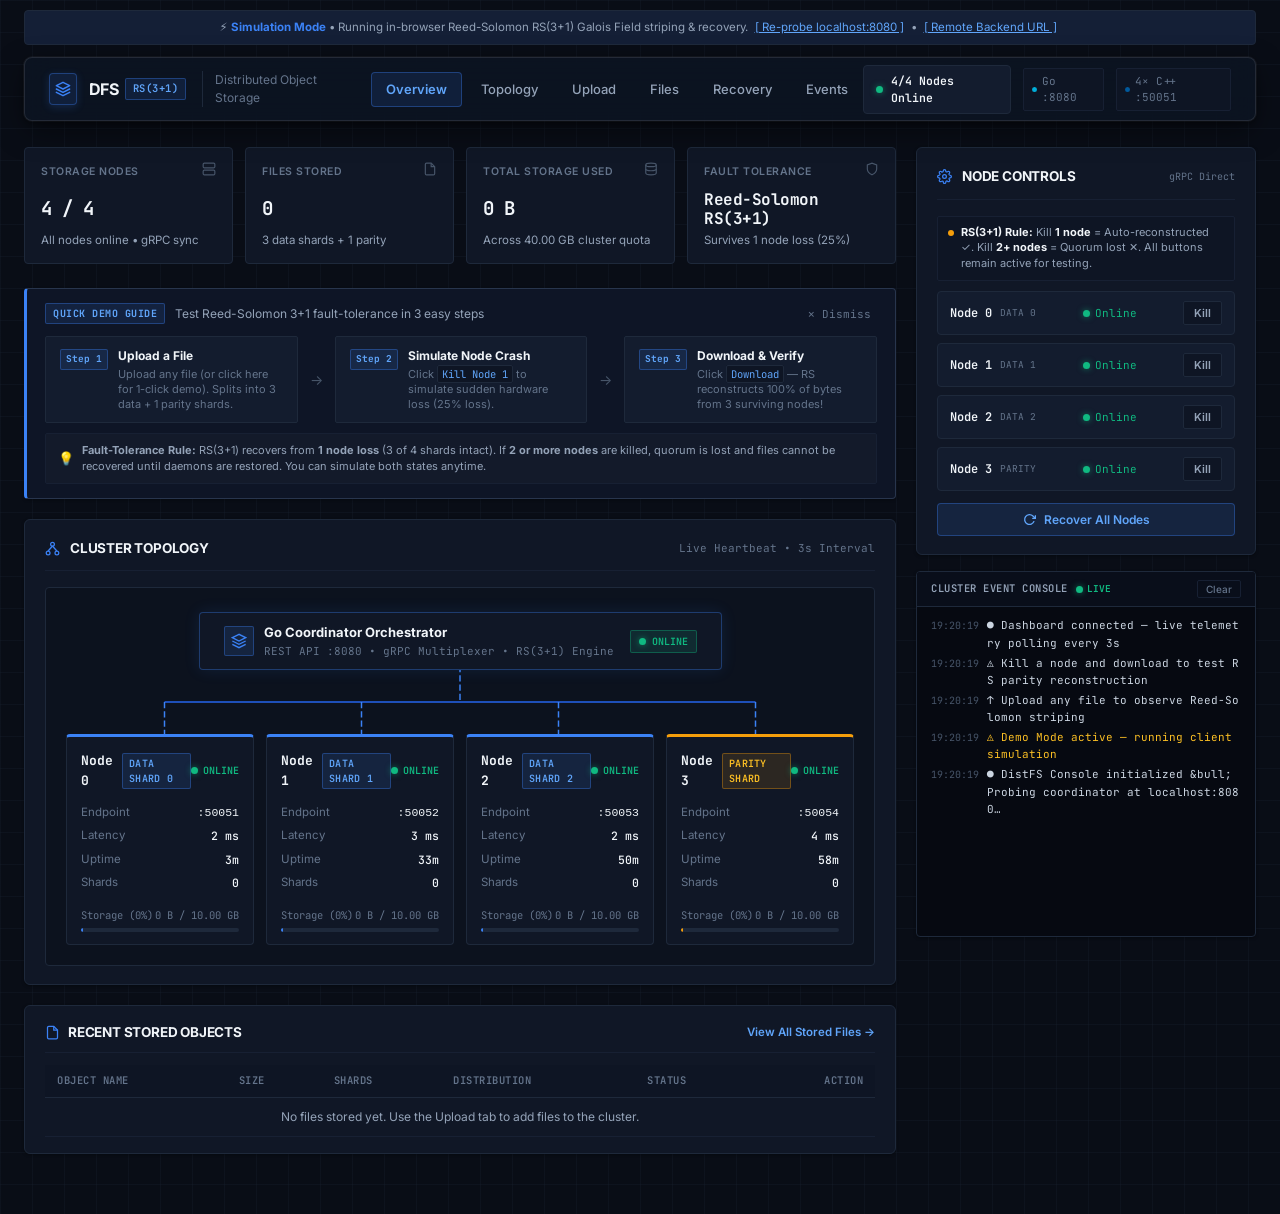
<file: frontend/index.html>
<!DOCTYPE html>
<html lang="en">

<head>
  <meta charset="UTF-8">
  <meta name="viewport" content="width=device-width, initial-scale=1.0">
  <title>DFS — Distributed Storage Console</title>
  <meta name="description"
    content="Production infrastructure dashboard for Reed-Solomon Erasure Coding (3+1) 4-node distributed cluster.">

  <link rel="preconnect" href="https://fonts.googleapis.com">
  <link rel="preconnect" href="https://fonts.gstatic.com" crossorigin>
  <link
    href="https://fonts.googleapis.com/css2?family=Inter:wght@400;500;600;700&family=JetBrains+Mono:wght@400;500;600&display=swap"
    rel="stylesheet">

  <link rel="stylesheet" href="css/style.css">
</head>

<body class="grid-bg">

  <!-- ═══════════════════════════════════════════════════════════════════════ -->
  <!-- DEMO SIMULATION BANNER (when cloud/mock active)                        -->
  <!-- ═══════════════════════════════════════════════════════════════════════ -->
  <div class="demo-banner" id="demo-banner">
    <span>⚡ <strong>Simulation Mode</strong> &bull; Running in-browser Reed-Solomon RS(3+1) Galois Field striping &amp;
      recovery.</span>
    <a onclick="resetBackendProbe(); location.reload();">[ Re-probe localhost:8080 ]</a>
    &bull;
    <a onclick="promptCustomBackend();">[ Remote Backend URL ]</a>
  </div>

  <!-- ═══════════════════════════════════════════════════════════════════════ -->
  <!-- 1. TOP NAVIGATION                                                      -->
  <!-- ═══════════════════════════════════════════════════════════════════════ -->
  <nav class="top-nav">
    <div class="nav-left">
      <a href="#" class="nav-brand">
        <div class="brand-icon-box">
          <svg width="16" height="16" viewBox="0 0 24 24" fill="none" stroke="currentColor" stroke-width="2.2"
            stroke-linecap="round" stroke-linejoin="round">
            <polygon points="12 2 2 7 12 12 22 7 12 2"></polygon>
            <polyline points="2 17 12 22 22 17"></polyline>
            <polyline points="2 12 12 17 22 12"></polyline>
          </svg>
        </div>
        <div style="display:flex;align-items:center;gap:6px;">
          <span class="brand-title">DFS</span>
          <span class="brand-badge">RS(3+1)</span>
        </div>
        <span class="brand-sub">Distributed Object Storage</span>
      </a>

      <div class="nav-links">
        <a href="#overview" class="nav-link active" data-nav="overview"
          onclick="switchTab('overview', event)">Overview</a>
        <a href="#topology" class="nav-link" data-nav="topology" onclick="switchTab('topology', event)">Topology</a>
        <a href="#upload" class="nav-link" data-nav="upload" onclick="switchTab('upload', event)">Upload</a>
        <a href="#files" class="nav-link" data-nav="files" onclick="switchTab('files', event)">Files</a>
        <a href="#recovery" class="nav-link" data-nav="recovery" onclick="switchTab('recovery', event)">Recovery</a>
        <a href="#events" class="nav-link" data-nav="events" onclick="switchTab('events', event)">Events</a>
      </div>
    </div>

    <div class="nav-right">
      <div class="cluster-pill" id="cluster-badge">
        <span class="status-dot green"></span>
        <span class="status-text">4/4 Nodes Online</span>
      </div>
      <div class="meta-chip">
        <span class="dot-go"></span>
        <span>Go :8080</span>
      </div>
      <div class="meta-chip">
        <span class="dot-cpp"></span>
        <span>4× C++ :50051</span>
      </div>
    </div>
  </nav>

  <div class="app-container">
    <div class="dashboard-layout">

      <!-- ═══════════════════════════════════════════════════════════════════ -->
      <!-- MAIN COLUMN                                                        -->
      <!-- ═══════════════════════════════════════════════════════════════════ -->
      <div class="main-column">

        <!-- ═════════════════════════════════════════════════════════════ -->
        <!-- TAB 1: OVERVIEW                                               -->
        <!-- ═════════════════════════════════════════════════════════════ -->
        <div class="tab-view active" id="tab-overview">
          <!-- ── 2. Metric Bar ────────────────────────────────────────── -->
          <section id="sec-overview" class="metric-bar">
            <div class="metric-card">
              <div class="metric-header">
                <span class="metric-title">Storage Nodes</span>
                <span class="metric-icon">
                  <svg width="14" height="14" viewBox="0 0 24 24" fill="none" stroke="currentColor" stroke-width="2">
                    <rect x="2" y="2" width="20" height="8" rx="2" />
                    <rect x="2" y="14" width="20" height="8" rx="2" />
                  </svg>
                </span>
              </div>
              <div class="metric-value" id="stat-nodes">4 / 4</div>
              <div class="metric-desc" id="stat-nodes-desc">All nodes online &bull; gRPC sync</div>
            </div>

            <div class="metric-card">
              <div class="metric-header">
                <span class="metric-title">Files Stored</span>
                <span class="metric-icon">
                  <svg width="14" height="14" viewBox="0 0 24 24" fill="none" stroke="currentColor" stroke-width="2">
                    <path d="M14 2H6a2 2 0 0 0-2 2v16a2 2 0 0 0 2 2h12a2 2 0 0 0 2-2V8z" />
                    <polyline points="14 2 14 8 20 8" />
                  </svg>
                </span>
              </div>
              <div class="metric-value" id="stat-files">0</div>
              <div class="metric-desc">3 data shards + 1 parity</div>
            </div>

            <div class="metric-card">
              <div class="metric-header">
                <span class="metric-title">Total Storage Used</span>
                <span class="metric-icon">
                  <svg width="14" height="14" viewBox="0 0 24 24" fill="none" stroke="currentColor" stroke-width="2">
                    <ellipse cx="12" cy="5" rx="9" ry="3" />
                    <path d="M21 12c0 1.66-4 3-9 3s-9-1.34-9-3" />
                    <path d="M3 5v14c0 1.66 4 3 9 3s9-1.34 9-3V5" />
                  </svg>
                </span>
              </div>
              <div class="metric-value" id="stat-storage">—</div>
              <div class="metric-desc" id="stat-storage-sub">Across 40 GB cluster quota</div>
            </div>

            <div class="metric-card">
              <div class="metric-header">
                <span class="metric-title">Fault Tolerance</span>
                <span class="metric-icon">
                  <svg width="14" height="14" viewBox="0 0 24 24" fill="none" stroke="currentColor" stroke-width="2">
                    <path d="M12 22s8-4 8-10V5l-8-3-8 3v7c0 6 8 10 8 10z" />
                  </svg>
                </span>
              </div>
              <div class="metric-value" id="stat-fault" style="font-size:16px;">Reed-Solomon RS(3+1)</div>
              <div class="metric-desc" id="stat-fault-sub">Survives 1 node loss (25%)</div>
            </div>
          </section>

          <!-- ── Quick-Start Guide for First-Time Users ────────────────── -->
          <section class="quick-start-card" id="quick-start-guide">
            <div class="quick-start-header">
              <div style="display:flex;align-items:center;gap:10px;">
                <span class="guide-tag">QUICK DEMO GUIDE</span>
                <span class="guide-sub">Test Reed-Solomon 3+1 fault-tolerance in 3 easy steps</span>
              </div>
              <button type="button" class="btn-dismiss-guide"
                onclick="document.getElementById('quick-start-guide').style.display='none'" title="Hide guide">✕
                Dismiss</button>
            </div>
            <div class="guide-steps-grid">
              <div class="guide-step-item" onclick="loadSampleFile()" title="Click to test with a 1-click sample file">
                <span class="guide-step-badge">Step 1</span>
                <div class="guide-step-content">
                  <strong>Upload a File</strong>
                  <span>Upload any file (or click here for 1-click demo). Splits into 3 data + 1 parity shards.</span>
                </div>
              </div>
              <div class="guide-arrow">→</div>
              <div class="guide-step-item" onclick="Demo.killNode(1)" title="Click to simulate crashing Node 1">
                <span class="guide-step-badge">Step 2</span>
                <div class="guide-step-content">
                  <strong>Simulate Node Crash</strong>
                  <span>Click <code class="guide-code">Kill Node 1</code> to simulate sudden hardware loss (25%
                    loss).</span>
                </div>
              </div>
              <div class="guide-arrow">→</div>
              <div class="guide-step-item" onclick="switchTab('files')" title="Click to jump to Stored Files">
                <span class="guide-step-badge">Step 3</span>
                <div class="guide-step-content">
                  <strong>Download &amp; Verify</strong>
                  <span>Click <code class="guide-code">Download</code> — RS reconstructs 100% of bytes from 3 surviving
                    nodes!</span>
                </div>
              </div>
            </div>
            <div
              style="margin-top:10px;padding:8px 12px;background:rgba(255,255,255,0.02);border:1px solid var(--border-subtle);border-radius:var(--radius-xs);font-size:11px;color:var(--text-secondary);display:flex;align-items:center;gap:8px;">
              <span style="color:var(--amber);font-size:13px;flex-shrink:0;">💡</span>
              <span><strong>Fault-Tolerance Rule:</strong> RS(3+1) recovers from <strong>1 node loss</strong> (3 of 4
                shards intact). If <strong>2 or more nodes</strong> are killed, quorum is lost and files cannot be
                recovered until daemons are restored. You can simulate both states anytime.</span>
            </div>
          </section>

          <!-- ── 3. Cluster Topology Visual Centerpiece ────────────────── -->
          <section class="dash-section" id="sec-topology">
            <div class="section-title-row">
              <div class="section-heading-group">
                <span class="section-icon">
                  <svg width="15" height="15" viewBox="0 0 24 24" fill="none" stroke="currentColor" stroke-width="2">
                    <circle cx="12" cy="5" r="3" />
                    <circle cx="5" cy="19" r="3" />
                    <circle cx="19" cy="19" r="3" />
                    <line x1="12" y1="8" x2="5" y2="16" />
                    <line x1="12" y1="8" x2="19" y2="16" />
                  </svg>
                </span>
                <h2 class="section-title">Cluster Topology</h2>
              </div>
              <span class="section-sub" style="font-family:var(--font-mono);font-size:11px;">Live Heartbeat &bull; 3s
                Interval</span>
            </div>

            <div class="topology-container">
              <!-- Go Coordinator Node -->
              <div class="coord-box-wrapper">
                <div class="coord-box">
                  <div class="coord-info">
                    <div class="coord-icon">
                      <svg width="16" height="16" viewBox="0 0 24 24" fill="none" stroke="currentColor"
                        stroke-width="2">
                        <polygon points="12 2 2 7 12 12 22 7 12 2" />
                        <polyline points="2 17 12 22 22 17" />
                        <polyline points="2 12 12 17 22 12" />
                      </svg>
                    </div>
                    <div>
                      <div class="coord-name">Go Coordinator Orchestrator</div>
                      <div class="coord-meta">REST API :8080 &bull; gRPC Multiplexer &bull; RS(3+1) Engine</div>
                    </div>
                  </div>
                  <div class="coord-badge">
                    <span class="status-dot green"></span>
                    <span>ONLINE</span>
                  </div>
                </div>
              </div>

              <!-- SVG Bus Connection Lines with Data-Flow Animation -->
              <svg class="topology-svg-bus" viewBox="0 0 800 70" preserveAspectRatio="none">
                <!-- Center Vertical Trunk -->
                <line x1="400" y1="0" x2="400" y2="35" class="conn-line conn-trunk"></line>
                <!-- Horizontal Distribution Bus -->
                <line x1="100" y1="35" x2="700" y2="35" class="conn-line conn-bus" stroke="#2563eb" stroke-width="1.5">
                </line>
                <!-- 4 Downward Branches to Nodes -->
                <line id="conn-branch-0" x1="100" y1="35" x2="100" y2="70" class="conn-line conn-branch active"></line>
                <line id="conn-branch-1" x1="300" y1="35" x2="300" y2="70" class="conn-line conn-branch active"></line>
                <line id="conn-branch-2" x1="500" y1="35" x2="500" y2="70" class="conn-line conn-branch active"></line>
                <line id="conn-branch-3" x1="700" y1="35" x2="700" y2="70" class="conn-line conn-branch active"></line>
              </svg>

              <!-- 4 Node Information Cards Inside Topology -->
              <div class="node-cards-grid" id="node-grid">
                <!-- Rendered dynamically by Dashboard.renderNodes() -->
              </div>
            </div>
          </section>

          <!-- ── Recent Activity / Stored Objects Snapshot ──────────────── -->
          <section class="recent-activity-card" id="sec-recent-files">
            <div class="recent-activity-header">
              <div style="display:flex;align-items:center;gap:8px;">
                <span class="section-icon">
                  <svg width="15" height="15" viewBox="0 0 24 24" fill="none" stroke="currentColor" stroke-width="2">
                    <path d="M14 2H6a2 2 0 0 0-2 2v16a2 2 0 0 0 2 2h12a2 2 0 0 0 2-2V8z" />
                    <polyline points="14 2 14 8 20 8" />
                  </svg>
                </span>
                <h2 class="section-title">Recent Stored Objects</h2>
              </div>
              <button type="button" class="btn-view-all-files" onclick="switchTab('files', event)">View All Stored Files
                →</button>
            </div>
            <div class="table-responsive">
              <table class="data-table">
                <thead>
                  <tr>
                    <th>Object Name</th>
                    <th>Size</th>
                    <th>Shards</th>
                    <th>Distribution</th>
                    <th>Status</th>
                    <th style="text-align:right;">Action</th>
                  </tr>
                </thead>
                <tbody id="recent-files-list">
                  <tr>
                    <td colspan="6" class="table-empty">
                      No files stored yet. Use the Upload tab to add files to the cluster.
                    </td>
                  </tr>
                </tbody>
              </table>
            </div>
          </section>
        </div>

        <!-- ═════════════════════════════════════════════════════════════ -->
        <!-- TAB 2: TOPOLOGY (DEDICATED FULL VIEW)                         -->
        <!-- ═════════════════════════════════════════════════════════════ -->
        <div class="tab-view" id="tab-topology">
          <section class="dash-section">
            <div class="section-title-row">
              <div class="section-heading-group">
                <span class="section-icon">
                  <svg width="15" height="15" viewBox="0 0 24 24" fill="none" stroke="currentColor" stroke-width="2">
                    <circle cx="12" cy="5" r="3" />
                    <circle cx="5" cy="19" r="3" />
                    <circle cx="19" cy="19" r="3" />
                    <line x1="12" y1="8" x2="5" y2="16" />
                    <line x1="12" y1="8" x2="19" y2="16" />
                  </svg>
                </span>
                <h2 class="section-title">Cluster Topology &amp; Architecture</h2>
              </div>
              <span class="section-sub">Reed-Solomon RS(3+1) Galois Field GF(2⁸) Distribution</span>
            </div>

            <div class="topology-container">
              <!-- Go Coordinator Node -->
              <div class="coord-box-wrapper">
                <div class="coord-box">
                  <div class="coord-info">
                    <div class="coord-icon">
                      <svg width="16" height="16" viewBox="0 0 24 24" fill="none" stroke="currentColor"
                        stroke-width="2">
                        <polygon points="12 2 2 7 12 12 22 7 12 2" />
                        <polyline points="2 17 12 22 22 17" />
                        <polyline points="2 12 12 17 22 12" />
                      </svg>
                    </div>
                    <div>
                      <div class="coord-name">Go Coordinator Orchestrator</div>
                      <div class="coord-meta">REST API :8080 &bull; gRPC Multiplexer &bull; RS(3+1) Engine</div>
                    </div>
                  </div>
                  <div class="coord-badge">
                    <span class="status-dot green"></span>
                    <span>ONLINE</span>
                  </div>
                </div>
              </div>

              <!-- SVG Bus Connection Lines -->
              <svg class="topology-svg-bus" viewBox="0 0 800 70" preserveAspectRatio="none">
                <line x1="400" y1="0" x2="400" y2="35" class="conn-line conn-trunk"></line>
                <line x1="100" y1="35" x2="700" y2="35" class="conn-line conn-bus" stroke="#2563eb" stroke-width="1.5">
                </line>
                <line id="top-conn-branch-0" x1="100" y1="35" x2="100" y2="70" class="conn-line conn-branch active">
                </line>
                <line id="top-conn-branch-1" x1="300" y1="35" x2="300" y2="70" class="conn-line conn-branch active">
                </line>
                <line id="top-conn-branch-2" x1="500" y1="35" x2="500" y2="70" class="conn-line conn-branch active">
                </line>
                <line id="top-conn-branch-3" x1="700" y1="35" x2="700" y2="70" class="conn-line conn-branch active">
                </line>
              </svg>

              <!-- 4 Node Information Cards Inside Dedicated Topology -->
              <div class="node-cards-grid" id="top-node-grid">
                <!-- Synced with Dashboard.renderNodes() -->
              </div>
            </div>
          </section>

          <!-- Redundancy & Quorum Specification -->
          <section class="dash-section">
            <div class="section-title-row">
              <div class="section-heading-group">
                <span class="section-icon">
                  <svg width="15" height="15" viewBox="0 0 24 24" fill="none" stroke="currentColor" stroke-width="2">
                    <path d="M12 22s8-4 8-10V5l-8-3-8 3v7c0 6 8 10 8 10z" />
                  </svg>
                </span>
                <h2 class="section-title">Fault-Tolerance &amp; Redundancy Matrix</h2>
              </div>
              <span class="section-sub">Maximum Tolerable Node Loss: 1 of 4 (25%)</span>
            </div>

            <div style="display:grid;grid-template-columns:repeat(3, 1fr);gap:12px;">
              <div
                style="background:var(--bg-card);border:1px solid var(--border);border-radius:var(--radius-xs);padding:14px;">
                <div
                  style="font-family:var(--font-mono);font-size:11px;font-weight:700;color:var(--blue);margin-bottom:4px;">
                  DATA SHARDS (k = 3)</div>
                <div style="font-size:12px;color:var(--text-secondary);line-height:1.5;">Every object is sliced into 3
                  equal data chunks across Node 0 (:50051), Node 1 (:50052), and Node 2 (:50053).</div>
              </div>
              <div
                style="background:var(--bg-card);border:1px solid var(--border);border-radius:var(--radius-xs);padding:14px;">
                <div
                  style="font-family:var(--font-mono);font-size:11px;font-weight:700;color:var(--amber);margin-bottom:4px;">
                  PARITY SHARDS (m = 1)</div>
                <div style="font-size:12px;color:var(--text-secondary);line-height:1.5;">Computed using Galois Field
                  GF(2⁸) Vandermonde generator matrix arithmetic and stored on Node 3 (:50054).</div>
              </div>
              <div
                style="background:var(--bg-card);border:1px solid var(--border);border-radius:var(--radius-xs);padding:14px;">
                <div
                  style="font-family:var(--font-mono);font-size:11px;font-weight:700;color:var(--green);margin-bottom:4px;">
                  QUORUM REQUIREMENT (3/4)</div>
                <div style="font-size:12px;color:var(--text-secondary);line-height:1.5;">Any 3 surviving shards are
                  mathematically sufficient to reconstruct 100% of the original payload with zero data loss.</div>
              </div>
            </div>
          </section>
        </div>

        <!-- ═════════════════════════════════════════════════════════════ -->
        <!-- TAB 3: UPLOAD                                                 -->
        <!-- ═════════════════════════════════════════════════════════════ -->
        <div class="tab-view" id="tab-upload">
          <section class="dash-section" id="sec-upload">
            <div class="section-title-row">
              <div class="section-heading-group">
                <span class="section-icon">
                  <svg width="15" height="15" viewBox="0 0 24 24" fill="none" stroke="currentColor" stroke-width="2">
                    <path d="M21 15v4a2 2 0 0 1-2 2H5a2 2 0 0 1-2-2v-4" />
                    <polyline points="17 8 12 3 7 8" />
                    <line x1="12" y1="3" x2="12" y2="15" />
                  </svg>
                </span>
                <h2 class="section-title">Upload &amp; Distribute File</h2>
              </div>
              <span class="section-sub">Split into 3 data shards + 1 parity shard via Reed-Solomon RS(3+1)</span>
            </div>

            <div class="upload-dropzone" id="drop-zone" onclick="document.getElementById('file-input').click()">
              <div class="upload-icon-container">
                <svg width="20" height="20" viewBox="0 0 24 24" fill="none" stroke="currentColor" stroke-width="2">
                  <path d="M21 15v4a2 2 0 0 1-2 2H5a2 2 0 0 1-2-2v-4" />
                  <polyline points="17 8 12 3 7 8" />
                  <line x1="12" y1="3" x2="12" y2="15" />
                </svg>
              </div>
              <div class="upload-prompt">
                Drag &amp; drop file here or <span>Browse files</span>
              </div>
              <div class="upload-hint">
                Maximum 100 MB &bull; Galois Field GF(2⁸) Erasure Coding &bull; Survives 1 Node Crash
              </div>
              <div class="upload-demo-cta">
                <span>First time here?</span>
                <button type="button" class="btn-demo-file" onclick="event.stopPropagation(); loadSampleFile();">
                  <span>⚡</span> Try with 1-Click Demo File
                </button>
              </div>
            </div>

            <input type="file" id="file-input" style="display:none" aria-label="Select file to upload">

            <!-- Visual Reed-Solomon Encoding Flowchart (Requirement 6) -->
            <div class="rs-upload-visual-pipeline" id="rs-upload-visual-pipeline">
              <!-- Level 1: File -->
              <div class="upload-flow-step" id="uf-step-file">
                <div class="upload-flow-left">
                  <div class="upload-flow-icon">📄</div>
                  <div>
                    <div class="upload-flow-label">Source Object</div>
                    <div class="upload-flow-val" id="uf-filename">Select or drop a file above</div>
                  </div>
                </div>
                <span class="upload-flow-tag" id="uf-filesize">—</span>
              </div>

              <!-- Level 1 -> Level 2 Connector -->
              <div class="upload-flow-arrow">
                <div class="arrow-pulse-line" id="uf-pulse-1"></div>
                <span class="arrow-tag">Stream to Go Coordinator :8080</span>
              </div>

              <!-- Level 2: RS Encoding -->
              <div class="upload-flow-step" id="uf-step-encode">
                <div class="upload-flow-left">
                  <div class="upload-flow-icon">⚡</div>
                  <div>
                    <div class="upload-flow-label">Reed-Solomon RS(3+1) Encoding</div>
                    <div class="upload-flow-val" id="uf-encode-status">Galois Field GF(2⁸) Generator Matrix</div>
                  </div>
                </div>
                <span class="upload-flow-tag ready" id="uf-encode-tag">RS Engine Ready</span>
              </div>

              <!-- Level 2 -> Level 3 Connector -->
              <div class="upload-flow-arrow">
                <div class="arrow-pulse-line" id="uf-pulse-2"></div>
                <span class="arrow-tag">Parallel gRPC Chunk Distribution</span>
              </div>

              <!-- Level 3: 4 Shards to 4 Nodes -->
              <div class="upload-shards-grid" id="uf-shards-grid">
                <div class="upload-shard-node-card" id="uf-shard-0">
                  <div class="us-header">
                    <span class="us-title">Shard 0</span>
                    <span class="us-badge data">DATA 0</span>
                  </div>
                  <div class="us-arrow">↓</div>
                  <div class="us-node">Node 0 &bull; <code>:50051</code></div>
                  <div class="us-size" id="uf-sz-0">Awaiting stream…</div>
                </div>

                <div class="upload-shard-node-card" id="uf-shard-1">
                  <div class="us-header">
                    <span class="us-title">Shard 1</span>
                    <span class="us-badge data">DATA 1</span>
                  </div>
                  <div class="us-arrow">↓</div>
                  <div class="us-node">Node 1 &bull; <code>:50052</code></div>
                  <div class="us-size" id="uf-sz-1">Awaiting stream…</div>
                </div>

                <div class="upload-shard-node-card" id="uf-shard-2">
                  <div class="us-header">
                    <span class="us-title">Shard 2</span>
                    <span class="us-badge data">DATA 2</span>
                  </div>
                  <div class="us-arrow">↓</div>
                  <div class="us-node">Node 2 &bull; <code>:50053</code></div>
                  <div class="us-size" id="uf-sz-2">Awaiting stream…</div>
                </div>

                <div class="upload-shard-node-card parity" id="uf-shard-3">
                  <div class="us-header">
                    <span class="us-title">Parity Shard</span>
                    <span class="us-badge parity">PARITY 3</span>
                  </div>
                  <div class="us-arrow">↓</div>
                  <div class="us-node">Node 3 &bull; <code>:50054</code></div>
                  <div class="us-size" id="uf-sz-3">Awaiting stream…</div>
                </div>
              </div>
            </div>

            <!-- Progress Tracking Bar -->
            <div id="progress-wrap" class="progress-panel">
              <div class="progress-info">
                <span id="progress-status-text" class="progress-label-text">Computing Galois Field matrix…</span>
                <span id="progress-pct" style="color:var(--blue);font-weight:600;">0%</span>
              </div>
              <div class="progress-bar-track">
                <div class="progress-bar-fill" id="progress-fill"></div>
              </div>
            </div>

            <!-- Result Box -->
            <div id="upload-result" class="upload-result-container"></div>
          </section>
        </div>

        <!-- ═════════════════════════════════════════════════════════════ -->
        <!-- TAB 4: FILES                                                  -->
        <!-- ═════════════════════════════════════════════════════════════ -->
        <div class="tab-view" id="tab-files">
          <section class="dash-section" id="sec-files">
            <div class="section-title-row">
              <div class="section-heading-group">
                <span class="section-icon">
                  <svg width="15" height="15" viewBox="0 0 24 24" fill="none" stroke="currentColor" stroke-width="2">
                    <path d="M14 2H6a2 2 0 0 0-2 2v16a2 2 0 0 0 2 2h12a2 2 0 0 0 2-2V8z" />
                    <polyline points="14 2 14 8 20 8" />
                  </svg>
                </span>
                <h2 class="section-title">Stored Cluster Files</h2>
              </div>
              <span class="section-sub">Striped across 4 C++ storage daemons with Reed-Solomon redundancy</span>
            </div>

            <div class="table-responsive">
              <table class="data-table">
                <thead>
                  <tr>
                    <th>Object Name</th>
                    <th>Size</th>
                    <th>Shards</th>
                    <th>Distribution</th>
                    <th>Status</th>
                    <th>Uploaded</th>
                    <th style="text-align:right;">Actions</th>
                  </tr>
                </thead>
                <tbody id="file-list">
                  <tr>
                    <td colspan="7" class="table-empty">
                      No files uploaded yet. Drag &amp; drop any file in the upload zone above.
                    </td>
                  </tr>
                </tbody>
              </table>
            </div>
          </section>
        </div>

        <!-- ═════════════════════════════════════════════════════════════ -->
        <!-- TAB 5: RECOVERY (VISUAL 6-STEP REED-SOLOMON PIPELINE)         -->
        <!-- ═════════════════════════════════════════════════════════════ -->
        <div class="tab-view" id="tab-recovery">
          <section class="dash-section" id="sec-recovery">
            <div class="section-title-row">
              <div class="section-heading-group">
                <span class="section-icon">
                  <svg width="15" height="15" viewBox="0 0 24 24" fill="none" stroke="currentColor" stroke-width="2">
                    <path
                      d="M10.29 3.86L1.82 18a2 2 0 0 0 1.71 3h16.94a2 2 0 0 0 1.71-3L13.71 3.86a2 2 0 0 0-3.42 0z" />
                    <line x1="12" y1="9" x2="12" y2="13" />
                    <line x1="12" y1="17" x2="12.01" y2="17" />
                  </svg>
                </span>
                <h2 class="section-title">Failure Simulation &amp; Recovery Pipeline</h2>
              </div>
              <span class="section-sub">Visual 6-Stage Reed-Solomon GF(2⁸) Dynamic Reconstruction</span>
            </div>

            <!-- 6-Stage Visual Reed-Solomon Process (Requirement 5) -->
            <div class="rs-pipeline-container" id="rs-recovery-pipeline">
              <!-- Stage 1: Kill Node -->
              <div class="rs-stage-card" id="rs-stage-1">
                <div class="rs-stage-num">1</div>
                <div class="rs-stage-name">Kill Node</div>
                <div class="rs-stage-desc">Simulate 25% cluster loss by terminating any storage daemon</div>
                <span class="rs-stage-status standby">Standby</span>
              </div>

              <!-- Stage 2: Detect Missing Shard -->
              <div class="rs-stage-card" id="rs-stage-2">
                <div class="rs-stage-num">2</div>
                <div class="rs-stage-name">Detect Missing Shard</div>
                <div class="rs-stage-desc">Coordinator health check identifies offline node &amp; missing shard index
                </div>
                <span class="rs-stage-status standby">Optimal</span>
              </div>

              <!-- Stage 3: Read Surviving Shards -->
              <div class="rs-stage-card" id="rs-stage-3">
                <div class="rs-stage-num">3</div>
                <div class="rs-stage-name">Read Surviving Shards</div>
                <div class="rs-stage-desc">Streams remaining 3 shards across surviving gRPC storage daemons</div>
                <span class="rs-stage-status standby">Standby</span>
              </div>

              <!-- Stage 4: Reconstruct Missing Shard -->
              <div class="rs-stage-card" id="rs-stage-4">
                <div class="rs-stage-num">4</div>
                <div class="rs-stage-name">Reconstruct Missing Shard</div>
                <div class="rs-stage-desc">Multiplies inverse Galois Field GF(2⁸) Cauchy/Vandermonde matrix</div>
                <span class="rs-stage-status standby">Standby</span>
              </div>

              <!-- Stage 5: Verify Integrity -->
              <div class="rs-stage-card" id="rs-stage-5">
                <div class="rs-stage-num">5</div>
                <div class="rs-stage-name">Verify Integrity</div>
                <div class="rs-stage-desc">Computes SHA-256 cryptographic digest to verify 100% byte equivalence</div>
                <span class="rs-stage-status standby">Standby</span>
              </div>

              <!-- Stage 6: File Recovered -->
              <div class="rs-stage-card" id="rs-stage-6">
                <div class="rs-stage-num">6</div>
                <div class="rs-stage-name">File Recovered</div>
                <div class="rs-stage-desc">100% reconstructed object returned to client with zero byte corruption</div>
                <span class="rs-stage-status ready">Ready</span>
              </div>
            </div>

            <!-- Live Recovery State Banner -->
            <div class="recovery-state-card" id="recovery-state-container">
              <div class="recovery-state-indicator">
                <span class="state-badge optimal">Optimal (4/4)</span>
                <span class="state-text">All 4 storage nodes healthy &bull; Zero-parity fast-path read active</span>
              </div>
              <span style="font-family:var(--font-mono);font-size:11px;color:var(--green);font-weight:600;">✓ 100%
                Redundant</span>
            </div>

            <!-- Reed-Solomon Fault Tolerance Rules & Instructions -->
            <div class="chaos-policy-notice">
              <div class="cp-header">
                <span class="cp-icon">i</span>
                <span class="cp-title">Reed-Solomon RS(3+1) Fault Tolerance Instructions</span>
              </div>
              <div class="cp-body">
                <div class="cp-rule-item ok">
                  <span class="cp-badge ok">✓ Kill 1 Node (Recoverable)</span>
                  <span class="cp-text">Leaves <strong>3 surviving shards</strong> (3/4 nodes online). Because <em>k =
                      3</em>, Reed-Solomon solves for the 1 missing shard on-the-fly with 100% byte integrity. File
                    download succeeds!</span>
                </div>
                <div class="cp-rule-item critical">
                  <span class="cp-badge critical">✕ Kill 2+ Nodes (Cannot Recover)</span>
                  <span class="cp-text">Leaves <strong>&le; 2 shards</strong> (&lt; 3 required). Parity redundancy is
                    exceeded; 1 parity shard cannot solve for 2 missing variables. <strong>Quorum is lost and files
                      cannot be recovered</strong> until nodes are restored via "Recover All Nodes".</span>
                </div>
              </div>
            </div>

            <!-- Action Buttons Grid -->
            <div class="chaos-buttons-grid" id="demo-controls">
              <button class="btn-chaos-kill" id="kill-0" onclick="Demo.killNode(0)">Kill Node 0</button>
              <button class="btn-chaos-kill" id="kill-1" onclick="Demo.killNode(1)">Kill Node 1</button>
              <button class="btn-chaos-kill" id="kill-2" onclick="Demo.killNode(2)">Kill Node 2</button>
              <button class="btn-chaos-kill" id="kill-3" onclick="Demo.killNode(3)">Kill Node 3</button>
              <button class="btn-chaos-recover" onclick="Demo.recoverAll()">
                <svg width="12" height="12" viewBox="0 0 24 24" fill="none" stroke="currentColor" stroke-width="2.5">
                  <path d="M23 4v6h-6" />
                  <path d="M20.49 15a9 9 0 1 1-2.12-9.36L23 10" />
                </svg>
                Recover All Nodes
              </button>
            </div>

            <!-- Live Verification Trigger -->
            <div
              style="margin-top:16px;padding:12px 14px;background:var(--bg-canvas);border:1px solid var(--border);border-radius:var(--radius-xs);display:flex;align-items:center;justify-content:space-between;gap:12px;">
              <div style="display:flex;align-items:center;gap:8px;">
                <span style="color:var(--blue);font-size:14px;">⚡</span>
                <div>
                  <strong style="font-size:12px;color:var(--text-primary)">Test RS Recovery in Real Time</strong>
                  <div style="font-size:11px;color:var(--text-secondary)">Kill any node above, then trigger a download
                    to watch the 6-stage reconstruction pipeline execute live!</div>
                </div>
              </div>
              <button type="button" class="btn-action" onclick="triggerTestRecovery()"
                title="Trigger test recovery on first available file">
                Run RS Recovery Test
              </button>
            </div>
          </section>
        </div>

        <!-- ═════════════════════════════════════════════════════════════ -->
        <!-- TAB 6: EVENTS (FULL AUDIT LOG)                                -->
        <!-- ═════════════════════════════════════════════════════════════ -->
        <div class="tab-view" id="tab-events">
          <section class="dash-section">
            <div class="section-title-row">
              <div class="section-heading-group">
                <span class="section-icon">
                  <svg width="15" height="15" viewBox="0 0 24 24" fill="none" stroke="currentColor" stroke-width="2">
                    <polyline points="4 17 10 11 4 5" />
                    <line x1="12" y1="19" x2="20" y2="19" />
                  </svg>
                </span>
                <h2 class="section-title">Cluster Event Log &amp; Audit Trail</h2>
              </div>
              <span class="section-sub">Immutable gRPC stream and coordinator event log</span>
            </div>

            <div class="events-full-view">
              <div class="log-filter-row">
                <div class="log-filter-buttons">
                  <button type="button" class="btn-log-filter active" onclick="filterLogs('all', this)">All
                    Events</button>
                  <button type="button" class="btn-log-filter" onclick="filterLogs('info', this)">Info</button>
                  <button type="button" class="btn-log-filter" onclick="filterLogs('success', this)">Success</button>
                  <button type="button" class="btn-log-filter" onclick="filterLogs('warn', this)">Warnings</button>
                  <button type="button" class="btn-log-filter" onclick="filterLogs('error', this)">Errors</button>
                </div>
                <div style="display:flex;gap:6px;">
                  <button type="button" class="btn-log-filter" onclick="copyLogs()">Copy Logs</button>
                  <button type="button" class="btn-log-filter" onclick="Logger.clear()">Clear Console</button>
                </div>
              </div>

              <div id="full-log-panel" class="events-full-terminal"></div>
            </div>
          </section>
        </div>

      </div><!-- /.main-column -->

      <!-- ═══════════════════════════════════════════════════════════════════ -->
      <!-- RIGHT SIDEBAR COLUMN                                               -->
      <!-- ═══════════════════════════════════════════════════════════════════ -->
      <div class="side-column">

        <!-- ── 5. Node Controls Panel ─────────────────────────────────── -->
        <section class="dash-section" id="sec-controls">
          <div class="section-title-row">
            <div class="section-heading-group">
              <span class="section-icon">
                <svg width="15" height="15" viewBox="0 0 24 24" fill="none" stroke="currentColor" stroke-width="2">
                  <circle cx="12" cy="12" r="3" />
                  <path
                    d="M19.4 15a1.65 1.65 0 0 0 .33 1.82l.06.06a2 2 0 0 1 0 2.83 2 2 0 0 1-2.83 0l-.06-.06a1.65 1.65 0 0 0-1.82-.33 1.65 1.65 0 0 0-1 1.51V21a2 2 0 0 1-2 2 2 2 0 0 1-2-2v-.09A1.65 1.65 0 0 0 9 19.4a1.65 1.65 0 0 0-1.82.33l-.06.06a2 2 0 0 1-2.83 0 2 2 0 0 1 0-2.83l.06-.06a1.65 1.65 0 0 0 .33-1.82 1.65 1.65 0 0 0-1.51-1H3a2 2 0 0 1-2-2 2 2 0 0 1 2-2h.09A1.65 1.65 0 0 0 4.6 9a1.65 1.65 0 0 0-.33-1.82l-.06-.06a2 2 0 0 1 0-2.83 2 2 0 0 1 2.83 0l.06.06a1.65 1.65 0 0 0 1.82.33H9a1.65 1.65 0 0 0 1-1.51V3a2 2 0 0 1 2-2 2 2 0 0 1 2 2v.09a1.65 1.65 0 0 0 1 1.51 1.65 1.65 0 0 0 1.82-.33l.06-.06a2 2 0 0 1 2.83 0 2 2 0 0 1 0 2.83l-.06.06a1.65 1.65 0 0 0-.33 1.82V9a1.65 1.65 0 0 0 1.51 1H21a2 2 0 0 1 2 2 2 2 0 0 1-2 2h-.09a1.65 1.65 0 0 0-1.51 1z" />
                </svg>
              </span>
              <h2 class="section-title">Node Controls</h2>
            </div>
            <span class="section-sub" style="font-family:var(--font-mono);font-size:10px;">gRPC Direct</span>
          </div>

          <div class="sidebar-fault-hint">
            <span class="sfh-dot"></span>
            <span><strong>RS(3+1) Rule:</strong> Kill <strong>1 node</strong> = Auto-reconstructed ✓. Kill <strong>2+
                nodes</strong> = Quorum lost ✕. All buttons remain active for testing.</span>
          </div>

          <div class="node-controls-list" id="node-controls-list">
            <!-- Populated dynamically by Dashboard.renderNodeControls() -->
          </div>

          <div class="recover-all-wrap">
            <button class="btn-recover-all" onclick="Demo.recoverAll()">
              <svg width="13" height="13" viewBox="0 0 24 24" fill="none" stroke="currentColor" stroke-width="2.5">
                <path d="M23 4v6h-6" />
                <path d="M20.49 15a9 9 0 1 1-2.12-9.36L23 10" />
              </svg>
              Recover All Nodes
            </button>
          </div>
        </section>

        <!-- ── 9. Live Event Console (Terminal Style) ─────────────────── -->
        <section class="terminal-card" id="sec-events">
          <div class="terminal-topbar">
            <div class="terminal-title-group">
              <span class="terminal-title-text">Cluster Event Console</span>
              <span class="terminal-live-badge">
                <span class="status-dot green"></span>
                <span>LIVE</span>
              </span>
            </div>
            <button class="btn-term-clear" onclick="Logger.clear()">Clear</button>
          </div>
          <div id="log-panel" class="terminal-body"></div>
        </section>

      </div><!-- /.side-column -->

    </div><!-- /.dashboard-layout -->
  </div><!-- /.app-container -->

  <!-- ═══════════════════════════════════════════════════════════════════════ -->
  <!-- SCRIPTS & APPLICATION LOGIC                                            -->
  <!-- ═══════════════════════════════════════════════════════════════════════ -->
  <script src="js/mock_backend.js"></script>
  <script src="js/api.js"></script>
  <script src="js/logger.js"></script>
  <script src="js/dashboard.js"></script>
  <script src="js/upload.js"></script>

  <script>
    // ── Shared Utilities ──────────────────────────────────────────────────
    function formatBytes(bytes) {
      if (!bytes && bytes !== 0) return '—';
      if (bytes === 0) return '0 B';
      if (bytes < 1024) return `${bytes} B`;
      if (bytes < 1048576) return `${(bytes / 1024).toFixed(1)} KB`;
      if (bytes < 1073741824) return `${(bytes / 1048576).toFixed(1)} MB`;
      return `${(bytes / 1073741824).toFixed(2)} GB`;
    }

    function setEl(id, val) {
      const el = document.getElementById(id);
      if (el) el.textContent = val;
    }

    // ── File List Table Renderer ──────────────────────────────────────────
    const FileList = {
      render(files) {
        setEl('stat-files', files.length);
        this.renderFull(files);
        this.renderRecent(files);
      },

      renderFull(files) {
        const tbody = document.getElementById('file-list');
        if (!tbody) return;

        if (!files.length) {
          tbody.innerHTML = `
        <tr>
          <td colspan="7" class="table-empty">
            No files stored in cluster. Drag &amp; drop any file in the upload zone above.
          </td>
        </tr>`;
          return;
        }

        tbody.innerHTML = files.map((f, idx) => {
          const dateStr = f.uploaded instanceof Date
            ? f.uploaded.toLocaleString('en-US', { day: '2-digit', month: 'short', hour: '2-digit', minute: '2-digit' })
            : 'Just now';

          const encodedName = encodeURIComponent(f.file_name);

          return `
        <tr id="file-row-${idx}">
          <td>
            <div class="file-name-cell">
              <span class="file-icon">${getFileIcon(f.file_name)}</span>
              <span title="${f.file_name}">${f.file_name}</span>
            </div>
          </td>
          <td><code style="font-family:var(--font-mono);font-size:11px;">${formatBytes(f.size)}</code></td>
          <td><span class="brand-badge">${f.data_shards || 3} + ${f.parity_shards || 1}</span></td>
          <td>
            <div class="chips-row">
              <span class="chip-node">N0</span>
              <span class="chip-node">N1</span>
              <span class="chip-node">N2</span>
              <span class="chip-node parity">N3</span>
            </div>
          </td>
          <td>
            <span style="display:inline-flex;align-items:center;gap:5px;font-family:var(--font-mono);font-size:11px;color:var(--green);">
              <span class="status-dot green"></span> Stored
            </span>
          </td>
          <td style="font-size:11px;color:var(--text-muted);">${dateStr}</td>
          <td style="text-align:right;">
            <button class="btn-action"
                    onclick="Downloader.download('${f.file_id}', decodeURIComponent('${encodedName}'))"
                    title="Download object">
              <svg width="12" height="12" viewBox="0 0 24 24" fill="none" stroke="currentColor" stroke-width="2.2"><path d="M21 15v4a2 2 0 0 1-2 2H5a2 2 0 0 1-2-2v-4"/><polyline points="7 10 12 15 17 10"/><line x1="12" y1="15" x2="12" y2="3"/></svg>
              Download
            </button>
          </td>
        </tr>
      `;
        }).join('');
      },

      renderRecent(files) {
        const tbody = document.getElementById('recent-files-list');
        if (!tbody) return;

        if (!files.length) {
          tbody.innerHTML = `
        <tr>
          <td colspan="6" class="table-empty">
            No files stored yet. Use the Upload tab to add files to the cluster.
          </td>
        </tr>`;
          return;
        }

        const recent = files.slice(0, 3);
        tbody.innerHTML = recent.map((f, idx) => {
          const encodedName = encodeURIComponent(f.file_name);
          return `
        <tr>
          <td>
            <div class="file-name-cell">
              <span class="file-icon">${getFileIcon(f.file_name)}</span>
              <span title="${f.file_name}">${f.file_name}</span>
            </div>
          </td>
          <td><code style="font-family:var(--font-mono);font-size:11px;">${formatBytes(f.size)}</code></td>
          <td><span class="brand-badge">${f.data_shards || 3} + ${f.parity_shards || 1}</span></td>
          <td>
            <div class="chips-row">
              <span class="chip-node">N0</span>
              <span class="chip-node">N1</span>
              <span class="chip-node">N2</span>
              <span class="chip-node parity">N3</span>
            </div>
          </td>
          <td>
            <span style="display:inline-flex;align-items:center;gap:5px;font-family:var(--font-mono);font-size:11px;color:var(--green);">
              <span class="status-dot green"></span> Healthy
            </span>
          </td>
          <td style="text-align:right;">
            <button class="btn-action"
                    onclick="Downloader.download('${f.file_id}', decodeURIComponent('${encodedName}'))"
                    title="Download object">
              <svg width="12" height="12" viewBox="0 0 24 24" fill="none" stroke="currentColor" stroke-width="2.2"><path d="M21 15v4a2 2 0 0 1-2 2H5a2 2 0 0 1-2-2v-4"/><polyline points="7 10 12 15 17 10"/><line x1="12" y1="15" x2="12" y2="3"/></svg>
              Download
            </button>
          </td>
        </tr>
      `;
        }).join('');
      }
    };

    function getFileIcon(name) {
      if (!name) return '📄';
      const ext = name.split('.').pop().toLowerCase();
      const map = {
        pdf: '📄', txt: '📝', md: '📝', doc: '📝', docx: '📝',
        jpg: '🖼️', jpeg: '🖼️', png: '🖼️', gif: '🖼️', svg: '🖼️', webp: '🖼️',
        mp4: '🎬', mov: '🎬', mkv: '🎬', mp3: '🎵', wav: '🎵',
        zip: '📦', tar: '📦', gz: '📦', '7z': '📦',
        go: '🔷', cpp: '⚡', js: '⚙️', ts: '⚙️', py: '🐍', json: '📊',
      };
      return map[ext] || '📄';
    }

    // ── Downloader with RS(3+1) Pipeline Integration ──────────────────────
    const Downloader = {
      async download(fileID, fileName) {
        let isDegraded = false;
        try {
          const status = await API.getClusterStatus();
          isDegraded = status && status.healthy_nodes === 3;
        } catch (e) { }

        Logger.info(`↓ Requesting object download: "${fileName}"…`);
        if (isDegraded) {
          Logger.warn(`⚠ Node offline detected: Executing Reed-Solomon GF(2⁸) recovery pipeline for "${fileName}"…`);
          if (window.RecoveryPipeline) {
            RecoveryPipeline.onDownloadReconstruct(fileName, true);
          }
        }

        try {
          const res = await API.downloadFile(fileID);
          const blob = res.blob;
          const retrievalTime = res.retrievalTime || '?';

          let finalName = (fileName && fileName !== 'undefined') ? fileName : (res.fileName || fileID);
          const url = URL.createObjectURL(blob);
          const a = document.createElement('a');
          a.style.display = 'none';
          a.href = url;
          a.download = finalName;
          document.body.appendChild(a);
          a.click();

          setTimeout(() => {
            document.body.removeChild(a);
            URL.revokeObjectURL(url);
          }, 1000);

          Logger.success(`✓ Download & integrity verified: "${finalName}" in ${retrievalTime}ms`);
        } catch (err) {
          Logger.error(`✕ Download failed: ${err.message}`);
        }
      }
    };

    // ── Chaos Simulation Controls ─────────────────────────────────────────
    const Demo = {
      async killNode(nodeIndex) {
        Logger.warn(`⚠ Simulating crash on Node ${nodeIndex}…`);
        try {
          await API.killNode(nodeIndex);
        } catch (e) {
          Logger.error(`Could not kill node: ${e.message}`);
        }
        const btn = document.getElementById(`kill-${nodeIndex}`);
        if (btn) {
          btn.classList.add('killed');
          btn.textContent = `Node ${nodeIndex} Down`;
        }
        await Dashboard.refresh();

        const data = Dashboard.lastData;
        if (data) {
          if (data.healthy_nodes === 3) {
            Logger.warn(`⚠ Node ${nodeIndex} OFFLINE (3/4 online). RS(3+1) active: surviving 3 nodes satisfy k=3 quorum. Files remain 100% recoverable on download!`);
          } else if (data.healthy_nodes < 3) {
            Logger.error(`✕ Quorum Lost (${data.healthy_nodes}/4 online): 2+ nodes are offline. 1 parity shard cannot solve for 2 missing shards. Cannot recover until cluster is rebooted via "Recover All Nodes".`);
          }
        }
      },

      async recoverAll() {
        Logger.info('↻ Restoring cluster topology & rebooting storage daemons…');
        try {
          await API.recoverAll();
          Logger.success('✓ All 4 storage daemons restored to ONLINE state');
        } catch (e) {
          Logger.error(`Could not recover nodes: ${e.message}`);
        }
        [0, 1, 2, 3].forEach(i => {
          const btn = document.getElementById(`kill-${i}`);
          if (btn) {
            btn.classList.remove('killed');
            btn.textContent = `Kill Node ${i}`;
          }
        });
        await Dashboard.refresh();
      }
    };

    // ── Tab Switching Navigation System (Requirement 2) ───────────────────
    function switchTab(tabName, event) {
      if (event) event.preventDefault();
      const validTabs = ['overview', 'topology', 'upload', 'files', 'recovery', 'events'];
      if (!validTabs.includes(tabName)) tabName = 'overview';

      document.querySelectorAll('.nav-link').forEach(link => {
        if (link.getAttribute('href') === `#${tabName}` || link.dataset.nav === tabName) {
          link.classList.add('active');
        } else {
          link.classList.remove('active');
        }
      });

      document.querySelectorAll('.tab-view').forEach(tab => {
        tab.classList.remove('active');
      });

      const target = document.getElementById(`tab-${tabName}`);
      if (target) {
        target.classList.add('active');
      }

      if (history.pushState) {
        history.pushState(null, null, `#${tabName}`);
      } else {
        window.location.hash = `#${tabName}`;
      }

      // Sync logs if events tab
      if (tabName === 'events') {
        syncFullLogs();
      }

      window.scrollTo({ top: 0, behavior: 'smooth' });
    }

    window.addEventListener('hashchange', () => {
      const hash = window.location.hash.replace('#', '');
      if (hash) switchTab(hash);
    });

    // ── Interactive Recovery Test Runner ──────────────────────────────────
    function triggerTestRecovery() {
      if (!Uploader.uploadedFiles || !Uploader.uploadedFiles.length) {
        Logger.warn('⚠ No objects in cluster. Generating sample object first…');
        loadSampleFile();
        setTimeout(() => {
          if (Uploader.uploadedFiles.length) {
            const f = Uploader.uploadedFiles[0];
            Downloader.download(f.file_id, f.file_name);
          }
        }, 1200);
        return;
      }
      const f = Uploader.uploadedFiles[0];
      Downloader.download(f.file_id, f.file_name);
    }

    // ── Event Log Viewer & Filtering ──────────────────────────────────────
    function syncFullLogs() {
      const side = document.getElementById('log-panel');
      const full = document.getElementById('full-log-panel');
      if (side && full) {
        full.innerHTML = side.innerHTML;
        full.scrollTop = full.scrollHeight;
      }
    }

    function filterLogs(level, btn) {
      document.querySelectorAll('.btn-log-filter').forEach(b => b.classList.remove('active'));
      if (btn) btn.classList.add('active');

      const full = document.getElementById('full-log-panel');
      const side = document.getElementById('log-panel');
      if (!full || !side) return;

      if (level === 'all') {
        full.innerHTML = side.innerHTML;
      } else {
        const entries = side.querySelectorAll(`.log-entry`);
        const filtered = Array.from(entries).filter(e => e.classList.contains(`log-${level}`));
        full.innerHTML = filtered.length ? filtered.map(e => e.outerHTML).join('') : '<div style="color:var(--text-muted);padding:10px;">No events matching this level.</div>';
      }
      full.scrollTop = full.scrollHeight;
    }

    function copyLogs() {
      const side = document.getElementById('log-panel');
      if (!side) return;
      const text = side.innerText;
      navigator.clipboard.writeText(text).then(() => {
        Logger.success('✓ Console log copied to clipboard');
      }).catch(() => {
        Logger.info('Console log copied');
      });
    }

    // Intercept Logger.add to mirror into full log panel
    const originalLoggerAdd = Logger.add;
    if (originalLoggerAdd) {
      Logger.add = function (type, msg) {
        originalLoggerAdd.call(this, type, msg);
        const full = document.getElementById('full-log-panel');
        if (full) {
          const d = new Date();
          const ts = d.toTimeString().split(' ')[0] + '.' + String(d.getMilliseconds()).padStart(3, '0');
          const div = document.createElement('div');
          div.className = `log-entry log-${type}`;
          div.innerHTML = `<span class="log-ts">${ts}</span><span class="log-msg">${msg}</span>`;
          full.appendChild(div);
          full.scrollTop = full.scrollHeight;
        }
      };
    }

    // ── 1-Click Sample File Generator for Demo ───────────────────────────
    function loadSampleFile() {
      Logger.info('⚡ Generating 1-click sample payload for Reed-Solomon demonstration…');
      const sampleText =
        `================================================================
DISTFS DISTRIBUTED FILE SYSTEM — DEMO PAYLOAD
Timestamp: ${new Date().toISOString()}
Architecture: Go Coordinator (Port 8080) + 4x C++ Storage Nodes (:50051-:50054)
Erasure Coding: Reed-Solomon (3 Data Shards + 1 Parity Shard over GF(2^8))
Durability: Tolerates complete loss of any 1 storage node (25% cluster loss)
================================================================

This sample payload demonstrates that files uploaded to DistFS are mathematically
partitioned into 3 equal data shards and 1 parity shard computed using Galois
Field arithmetic.

Even if you kill any storage daemon (Node 0, Node 1, Node 2, or Node 3), downloading
this file will trigger on-the-fly reconstruction from the remaining 3 shards with
100% cryptographic SHA-256 byte integrity.

` + "0123456789ABCDEF ".repeat(400);

      const blob = new Blob([sampleText], { type: 'text/plain' });
      const filename = `demo-sample-${Date.now().toString().slice(-4)}.txt`;
      const file = new File([blob], filename, { type: 'text/plain' });
      Uploader.upload(file);
    }

    // ── Application Bootstrap ─────────────────────────────────────────────
    (async function init() {
      Logger.info('● DistFS Console initialized &bull; Probing coordinator at localhost:8080…');

      // Check initial hash route
      const initialHash = window.location.hash.replace('#', '');
      if (initialHash && ['overview', 'topology', 'upload', 'files', 'recovery', 'events'].includes(initialHash)) {
        switchTab(initialHash);
      }

      const live = await API.isLive();
      if (!live) {
        document.getElementById('demo-banner').style.display = 'block';
        Logger.warn('⚠ Demo Mode active — running client simulation');
        Logger.info('↑ Upload any file to observe Reed-Solomon striping');
        Logger.info('⚠ Kill a node and download to test RS parity reconstruction');

        const saved = MockBackend.getFiles ? MockBackend.getFiles() : { files: [] };
        if (saved.files.length > 0) {
          Uploader.uploadedFiles = saved.files.map(f => ({
            file_id: f.file_id,
            file_name: f.file_name,
            size: f.original_size,
            shard_size: 0,
            data_shards: f.data_shards,
            parity_shards: f.parity_shards,
            uploaded: new Date(f.created_at),
          }));
          FileList.render(Uploader.uploadedFiles);
        }
      } else {
        Logger.success('✓ Connected to Go Coordinator at localhost:8080');
        try {
          const liveData = await API.getFiles();
          if (liveData && liveData.files && liveData.files.length > 0) {
            Uploader.uploadedFiles = liveData.files.map(f => ({
              file_id: f.file_id,
              file_name: f.file_name,
              size: f.original_size,
              shard_size: 0,
              data_shards: f.data_shards || 3,
              parity_shards: f.parity_shards || 1,
              uploaded: new Date(f.created_at),
            }));
            FileList.render(Uploader.uploadedFiles);
            Logger.info(`✓ Loaded ${liveData.files.length} active object(s) from DFS cluster`);
          }
        } catch (e) {
          console.warn('Could not load backend files', e);
        }
      }

      Dashboard.startPolling();
      Uploader.init();
    })();
  </script>

</body>

</html>
</file>
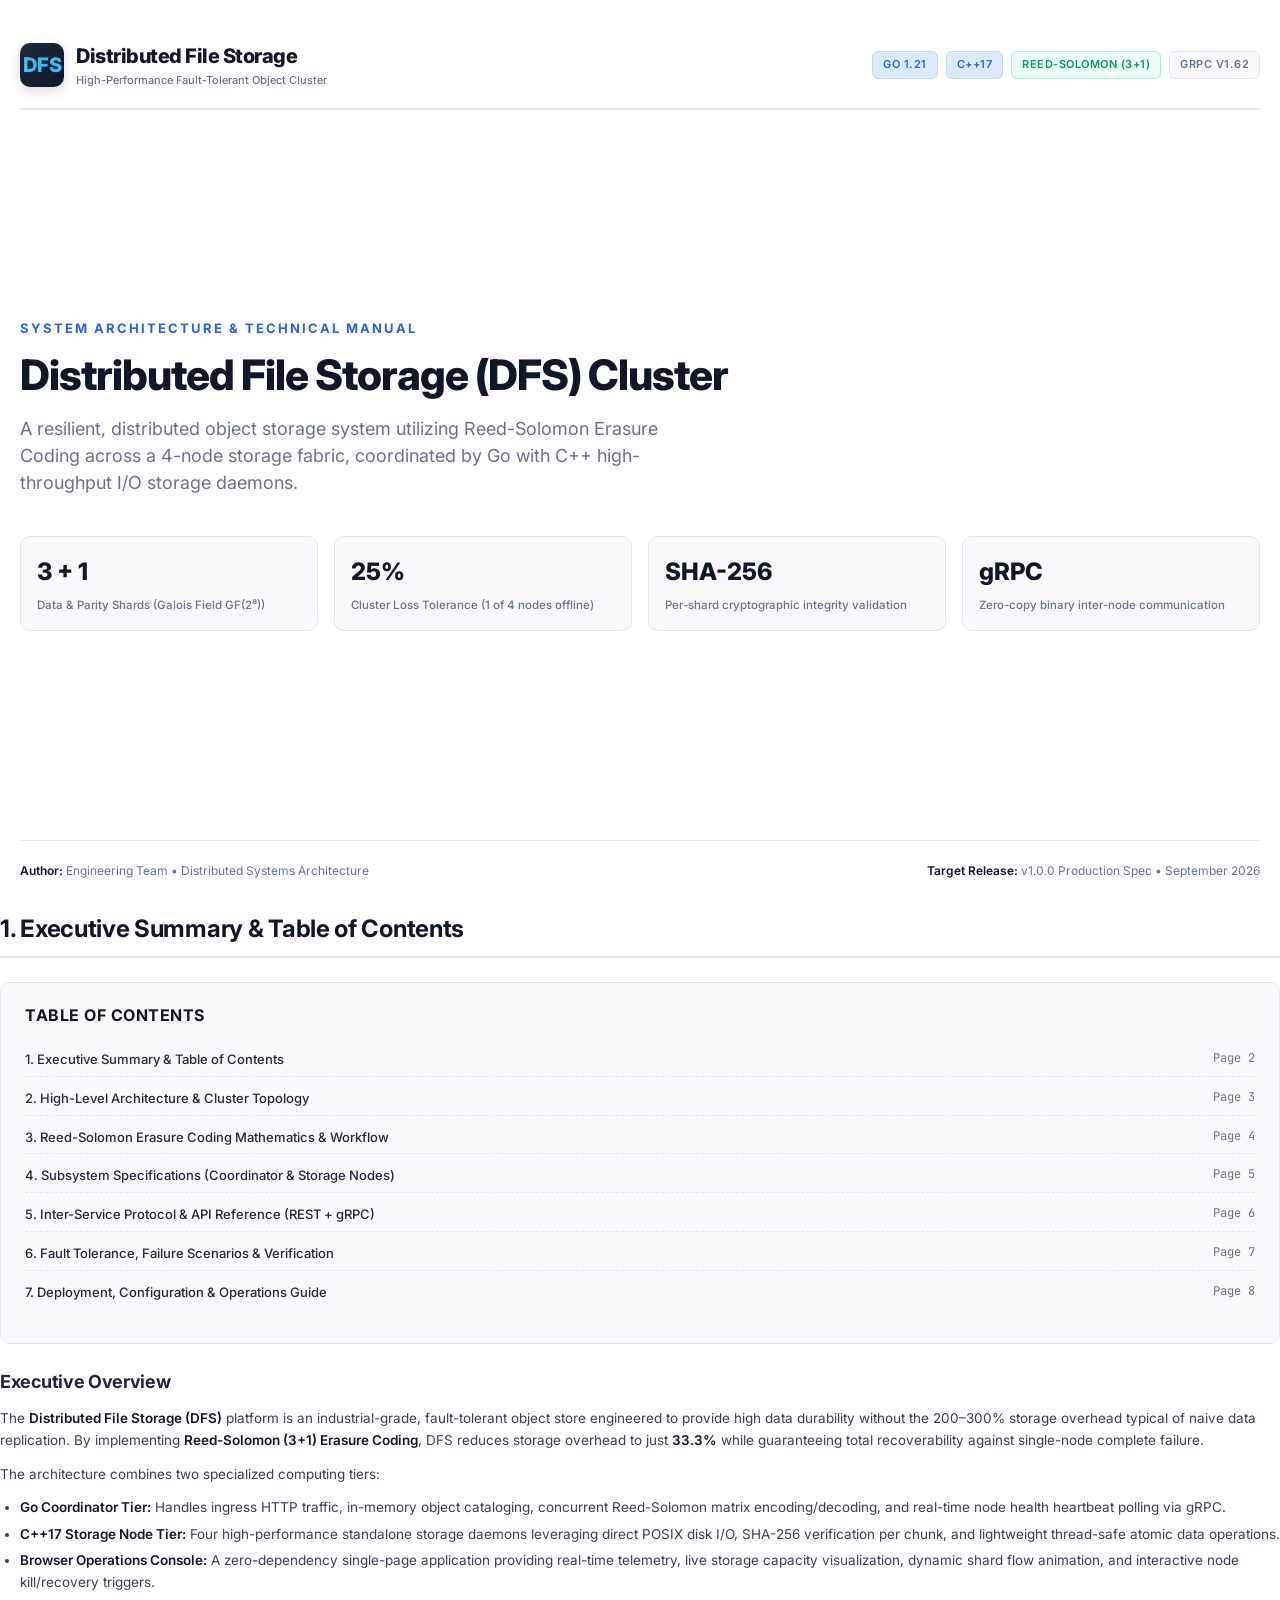
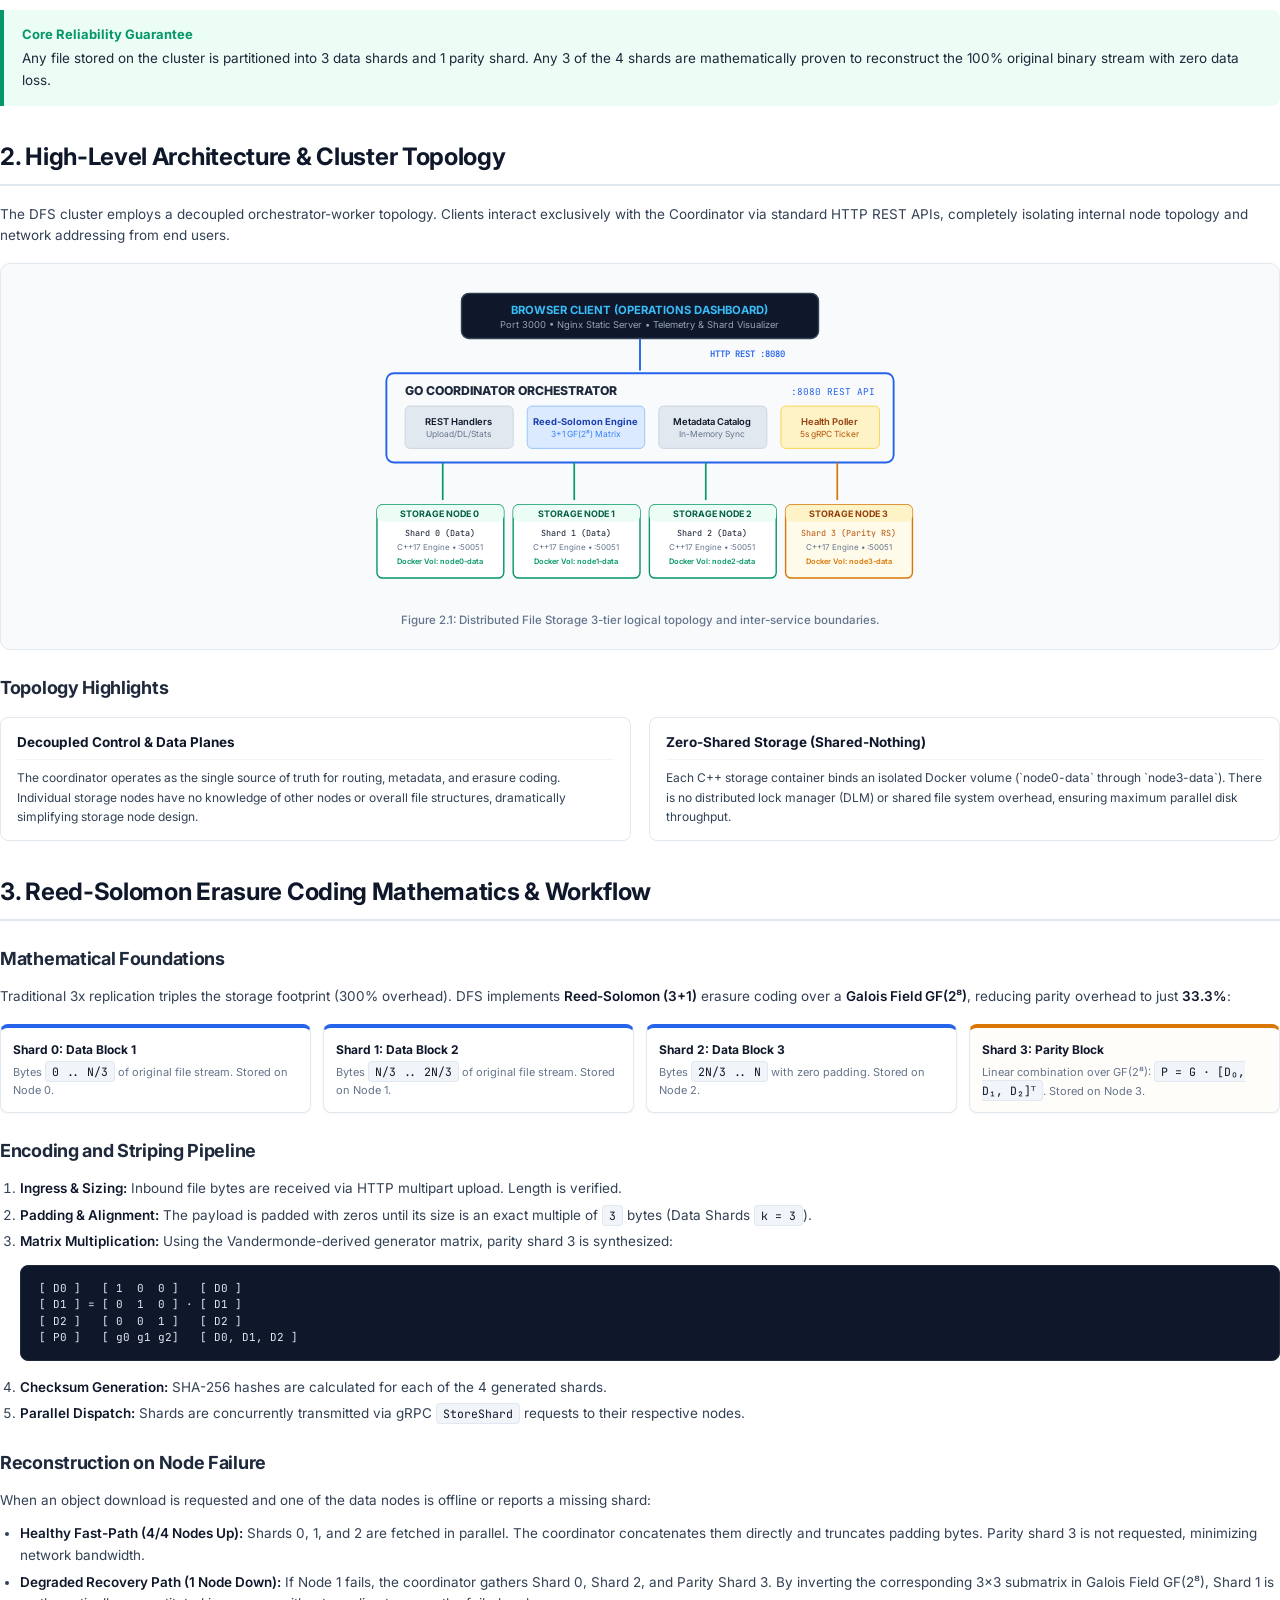
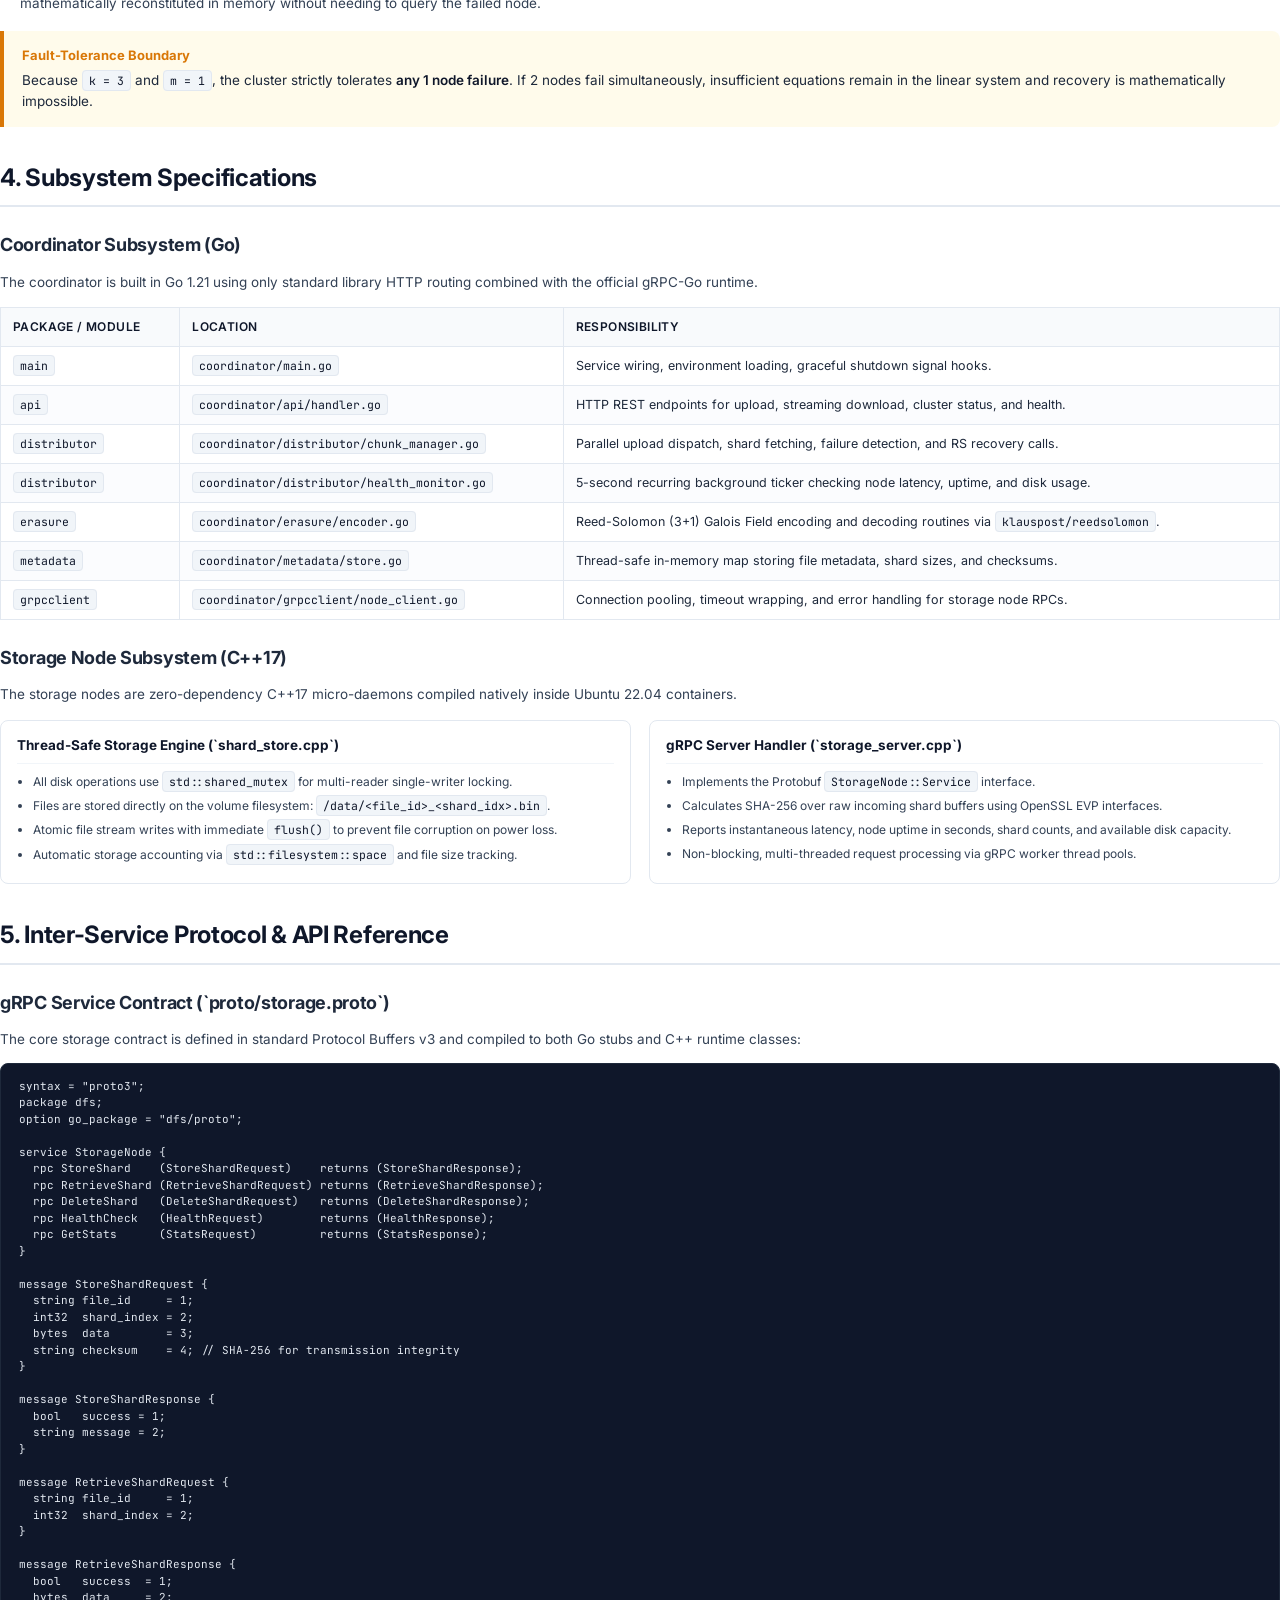
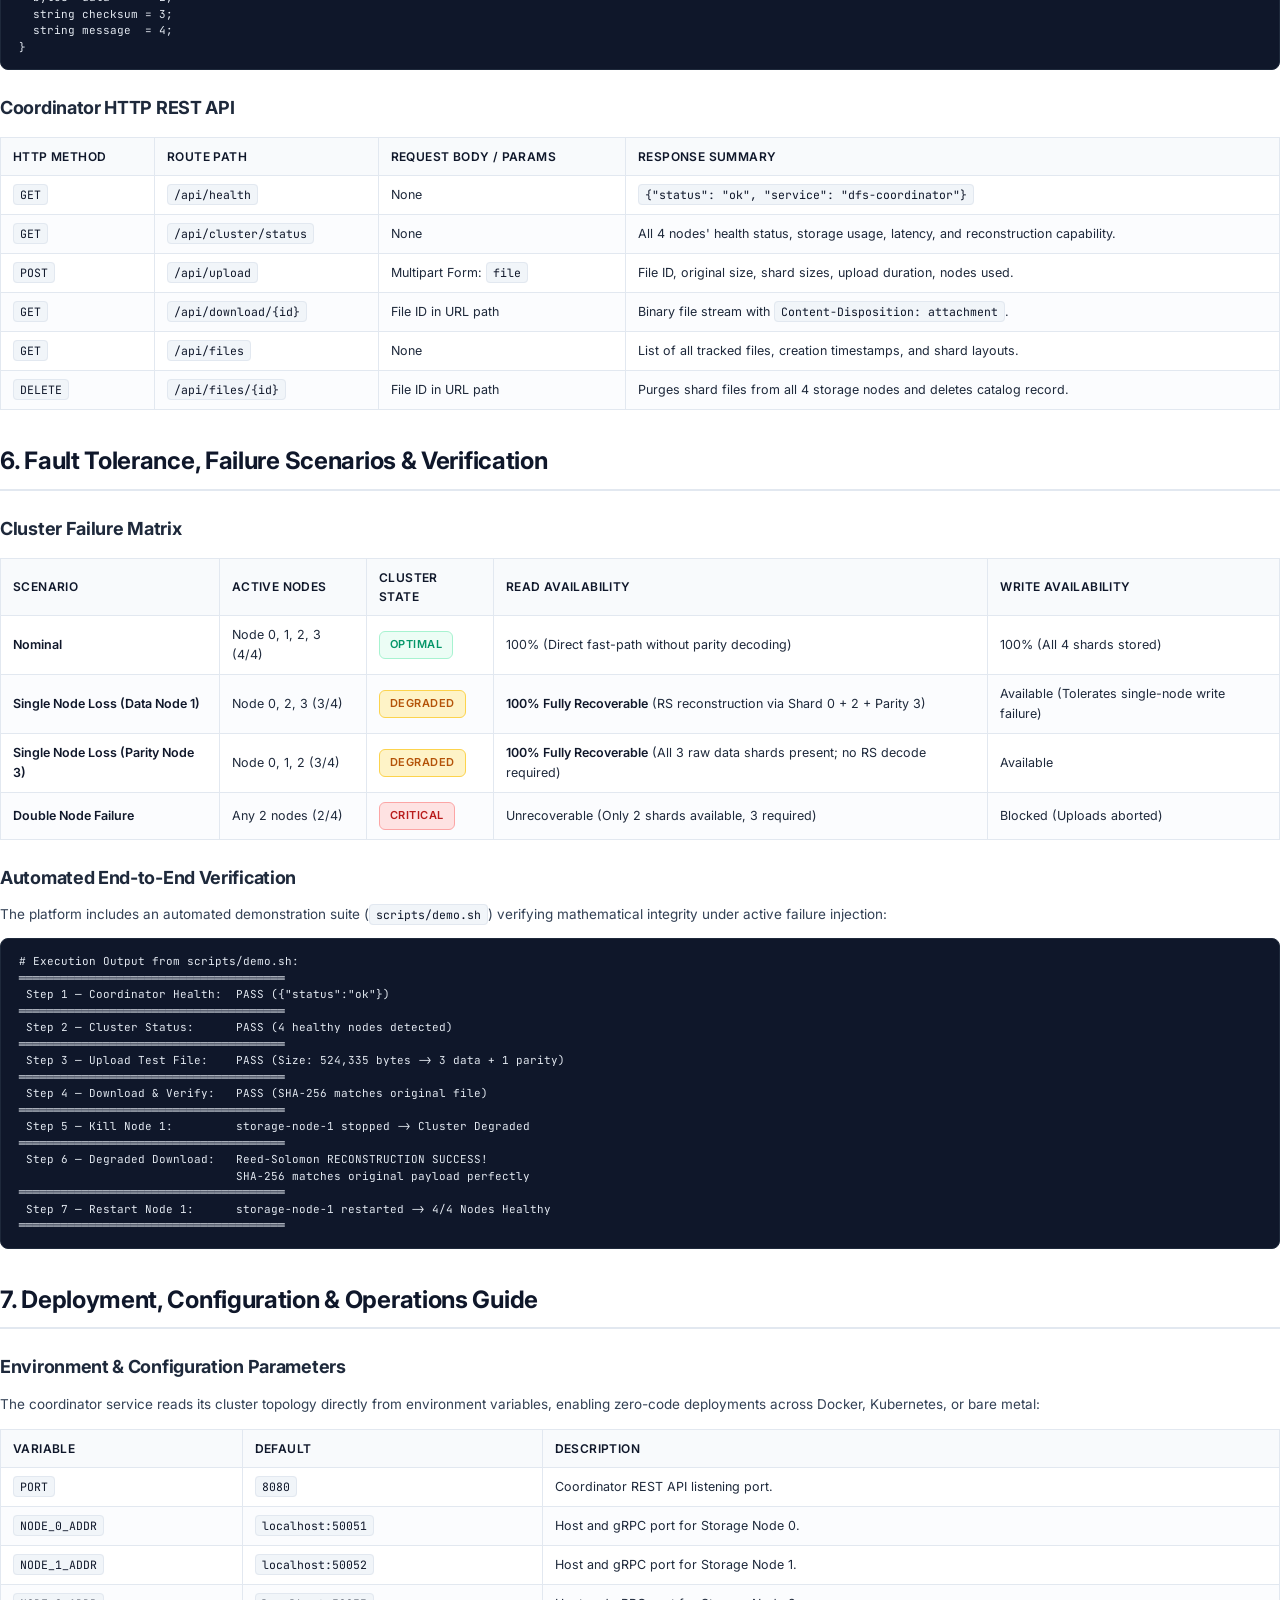
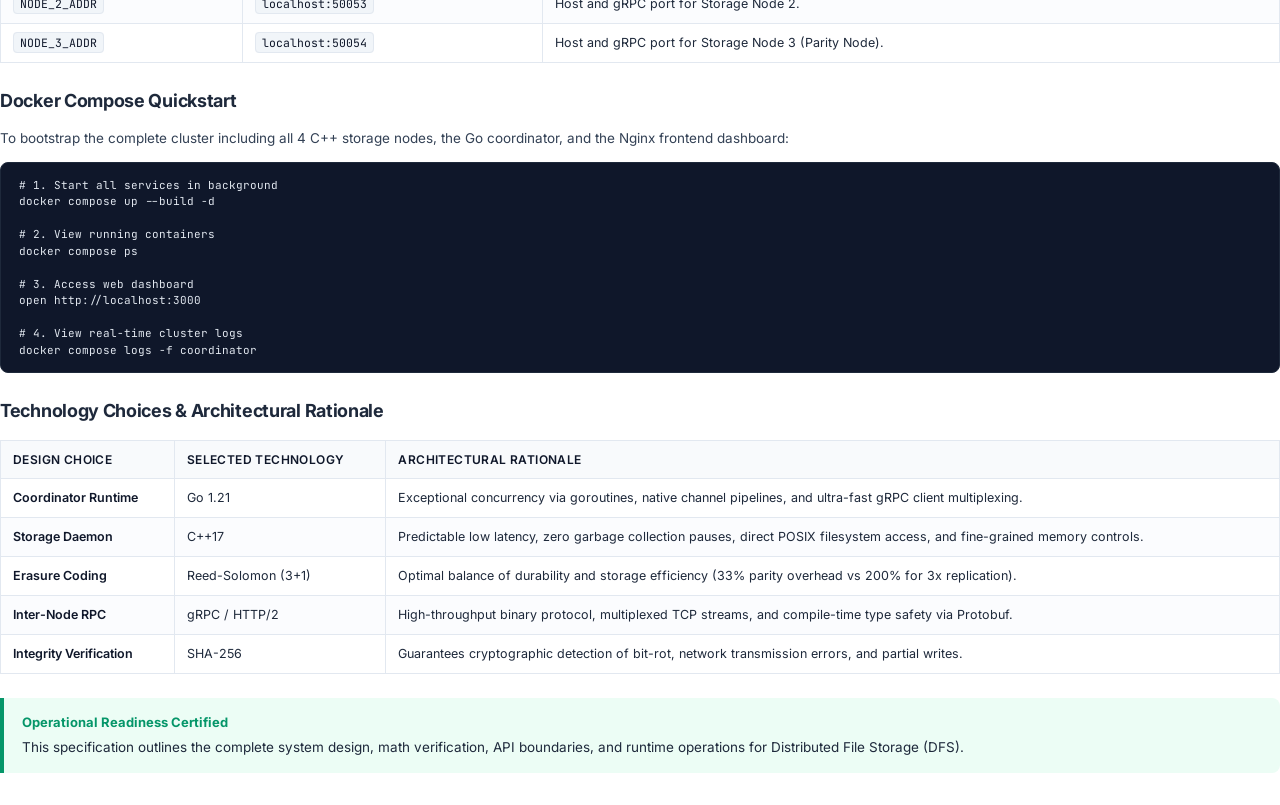
<file: docs/documentation.html>
<!DOCTYPE html>
<html lang="en">
<head>
  <meta charset="UTF-8">
  <title>Distributed File Storage (DFS) - System Documentation & Architecture Guide</title>
  <style>
    @import url('https://fonts.googleapis.com/css2?family=Inter:wght@300;400;500;600;700;800&family=JetBrains+Mono:wght@400;500;600&display=swap');

    :root {
      --primary: #0f172a;
      --primary-light: #1e293b;
      --accent: #2563eb;
      --accent-light: #3b82f6;
      --accent-glow: #dbeafe;
      --success: #059669;
      --success-bg: #ecfdf5;
      --warning: #d97706;
      --warning-bg: #fffbeb;
      --danger: #dc2626;
      --danger-bg: #fef2f2;
      --text-main: #1e293b;
      --text-muted: #64748b;
      --border: #e2e8f0;
      --border-subtle: #f1f5f9;
      --bg-alt: #f8fafc;
      --code-bg: #0f172a;
      --code-color: #e2e8f0;
    }

    * {
      box-sizing: border-box;
      margin: 0;
      padding: 0;
    }

    body {
      font-family: 'Inter', -apple-system, BlinkMacSystemFont, "Segoe UI", Roboto, sans-serif;
      color: var(--text-main);
      background-color: #ffffff;
      line-height: 1.6;
      font-size: 13.5px;
      -webkit-font-smoothing: antialiased;
    }

    /* Print & Pagination Rules */
    @page {
      size: A4 portrait;
      margin: 16mm 14mm 16mm 14mm;
      @bottom-right {
        content: "Page " counter(page);
        font-family: 'Inter', sans-serif;
        font-size: 9pt;
        color: #94a3b8;
      }
      @bottom-left {
        content: "DFS — Distributed File Storage with Reed-Solomon";
        font-family: 'Inter', sans-serif;
        font-size: 9pt;
        color: #94a3b8;
      }
    }

    .page-break {
      page-break-after: always;
      break-after: page;
    }

    .avoid-break {
      page-break-inside: avoid;
      break-inside: avoid;
    }

    /* Cover Page */
    .cover {
      height: 100vh;
      display: flex;
      flex-direction: column;
      justify-content: space-between;
      padding: 40px 20px 20px 20px;
    }

    .cover-top {
      display: flex;
      justify-content: space-between;
      align-items: center;
      border-bottom: 2px solid var(--border);
      padding-bottom: 18px;
    }

    .cover-logo {
      display: flex;
      align-items: center;
      gap: 12px;
    }

    .cover-logo-icon {
      width: 44px;
      height: 44px;
      background: linear-gradient(135deg, #1e293b, #0f172a);
      border-radius: 10px;
      display: flex;
      align-items: center;
      justify-content: center;
      color: #38bdf8;
      font-weight: 800;
      font-size: 20px;
      box-shadow: 0 4px 12px rgba(15, 23, 42, 0.15);
    }

    .cover-logo-text {
      font-size: 20px;
      font-weight: 800;
      letter-spacing: -0.5px;
      color: var(--primary);
    }

    .cover-badge-row {
      display: flex;
      gap: 8px;
    }

    .badge {
      display: inline-flex;
      align-items: center;
      padding: 4px 10px;
      font-size: 11px;
      font-weight: 600;
      border-radius: 6px;
      background: var(--bg-alt);
      color: var(--text-muted);
      border: 1px solid var(--border);
      text-transform: uppercase;
      letter-spacing: 0.5px;
    }

    .badge-primary {
      background: var(--accent-glow);
      color: var(--accent);
      border-color: #bfdbfe;
    }

    .badge-success {
      background: var(--success-bg);
      color: var(--success);
      border-color: #a7f3d0;
    }

    .cover-center {
      margin-top: 60px;
      margin-bottom: 60px;
    }

    .cover-pretitle {
      font-size: 13px;
      text-transform: uppercase;
      letter-spacing: 2px;
      color: var(--accent);
      font-weight: 700;
      margin-bottom: 12px;
    }

    .cover-title {
      font-size: 42px;
      font-weight: 800;
      line-height: 1.15;
      letter-spacing: -1px;
      color: var(--primary);
      margin-bottom: 18px;
    }

    .cover-subtitle {
      font-size: 18px;
      color: var(--text-muted);
      max-width: 680px;
      font-weight: 400;
      line-height: 1.5;
      margin-bottom: 35px;
    }

    .cover-stats-grid {
      display: grid;
      grid-template-columns: repeat(4, 1fr);
      gap: 16px;
      margin-top: 40px;
    }

    .cover-stat-card {
      background: var(--bg-alt);
      border: 1px solid var(--border);
      border-radius: 10px;
      padding: 16px;
    }

    .cover-stat-num {
      font-size: 24px;
      font-weight: 800;
      color: var(--primary);
      margin-bottom: 4px;
    }

    .cover-stat-desc {
      font-size: 11.5px;
      color: var(--text-muted);
      font-weight: 500;
    }

    .cover-footer {
      border-top: 1px solid var(--border);
      padding-top: 20px;
      display: flex;
      justify-content: space-between;
      font-size: 12px;
      color: var(--text-muted);
    }

    /* Content Layout */
    .section {
      margin-bottom: 32px;
    }

    h1, h2, h3, h4 {
      color: var(--primary);
      font-weight: 700;
      letter-spacing: -0.3px;
    }

    h1 {
      font-size: 24px;
      border-bottom: 2px solid var(--border);
      padding-bottom: 8px;
      margin-bottom: 18px;
      margin-top: 10px;
      display: flex;
      align-items: center;
      gap: 10px;
    }

    h2 {
      font-size: 18px;
      margin-top: 24px;
      margin-bottom: 12px;
      color: var(--primary-light);
    }

    h3 {
      font-size: 15px;
      margin-top: 18px;
      margin-bottom: 8px;
    }

    p {
      margin-bottom: 12px;
      color: #334155;
    }

    ul, ol {
      margin-bottom: 14px;
      padding-left: 20px;
      color: #334155;
    }

    li {
      margin-bottom: 5px;
    }

    strong {
      color: var(--primary);
      font-weight: 600;
    }

    /* Code & Pre */
    code {
      font-family: 'JetBrains Mono', Consolas, Monaco, monospace;
      font-size: 11.5px;
      background: #f1f5f9;
      color: #0f172a;
      padding: 2px 6px;
      border-radius: 4px;
      border: 1px solid #e2e8f0;
    }

    pre {
      background: var(--code-bg);
      color: var(--code-color);
      font-family: 'JetBrains Mono', Consolas, Monaco, monospace;
      font-size: 11px;
      line-height: 1.5;
      padding: 14px 18px;
      border-radius: 8px;
      margin: 12px 0 16px 0;
      overflow-x: auto;
      border: 1px solid #1e293b;
      page-break-inside: avoid;
    }

    pre code {
      background: transparent;
      color: inherit;
      padding: 0;
      border: none;
      font-size: inherit;
    }

    /* Tables */
    table {
      width: 100%;
      border-collapse: collapse;
      margin: 14px 0 20px 0;
      font-size: 12.5px;
      page-break-inside: avoid;
    }

    th, td {
      border: 1px solid var(--border);
      padding: 9px 12px;
      text-align: left;
    }

    th {
      background-color: var(--bg-alt);
      color: var(--primary);
      font-weight: 600;
      font-size: 12px;
      text-transform: uppercase;
      letter-spacing: 0.4px;
    }

    tr:nth-child(even) {
      background-color: #fbfcfe;
    }

    /* Callout Boxes */
    .callout {
      border-left: 4px solid var(--accent);
      background: var(--bg-alt);
      padding: 14px 18px;
      border-radius: 0 8px 8px 0;
      margin: 16px 0;
      page-break-inside: avoid;
    }

    .callout-title {
      font-weight: 700;
      font-size: 13px;
      color: var(--primary);
      margin-bottom: 4px;
      display: flex;
      align-items: center;
      gap: 6px;
    }

    .callout.callout-success {
      border-left-color: var(--success);
      background: var(--success-bg);
    }
    .callout.callout-success .callout-title {
      color: var(--success);
    }

    .callout.callout-warning {
      border-left-color: var(--warning);
      background: var(--warning-bg);
    }
    .callout.callout-warning .callout-title {
      color: var(--warning);
    }

    /* Architecture Diagrams (SVG Based) */
    .diagram-container {
      background: #f8fafc;
      border: 1px solid var(--border);
      border-radius: 10px;
      padding: 20px;
      margin: 16px 0;
      text-align: center;
      page-break-inside: avoid;
    }

    .diagram-caption {
      margin-top: 10px;
      font-size: 11.5px;
      color: var(--text-muted);
      font-weight: 500;
    }

    /* Shard Visual Flow */
    .shard-flow-box {
      display: flex;
      justify-content: space-between;
      gap: 12px;
      margin: 16px 0;
      page-break-inside: avoid;
    }

    .shard-col {
      flex: 1;
      border: 1px solid var(--border);
      background: #ffffff;
      border-radius: 8px;
      padding: 12px;
      box-shadow: 0 1px 3px rgba(0,0,0,0.04);
      border-top: 4px solid var(--accent);
    }

    .shard-col.parity {
      border-top-color: var(--warning);
      background: #fffdfa;
    }

    .shard-col-title {
      font-weight: 700;
      font-size: 12px;
      color: var(--primary);
      margin-bottom: 4px;
    }

    .shard-col-desc {
      font-size: 11px;
      color: var(--text-muted);
    }

    /* Two Column Layout */
    .columns-2 {
      display: grid;
      grid-template-columns: 1fr 1fr;
      gap: 18px;
      margin: 14px 0;
      page-break-inside: avoid;
    }

    .card {
      border: 1px solid var(--border);
      border-radius: 8px;
      padding: 14px 16px;
      background: #ffffff;
    }

    .card-header {
      font-weight: 700;
      font-size: 13.5px;
      color: var(--primary);
      margin-bottom: 8px;
      border-bottom: 1px solid var(--border-subtle);
      padding-bottom: 6px;
    }

    /* Table of contents */
    .toc {
      background: var(--bg-alt);
      border: 1px solid var(--border);
      border-radius: 10px;
      padding: 20px 24px;
      margin: 24px 0;
      page-break-inside: avoid;
    }

    .toc-title {
      font-size: 16px;
      font-weight: 700;
      color: var(--primary);
      margin-bottom: 14px;
      text-transform: uppercase;
      letter-spacing: 0.5px;
    }

    .toc-list {
      list-style: none;
      padding-left: 0;
    }

    .toc-item {
      display: flex;
      justify-content: space-between;
      padding: 6px 0;
      border-bottom: 1px dashed var(--border);
      font-size: 13px;
    }

    .toc-item:last-child {
      border-bottom: none;
    }

    .toc-name {
      font-weight: 500;
      color: var(--text-main);
    }

    .toc-page {
      font-family: 'JetBrains Mono', monospace;
      color: var(--text-muted);
      font-size: 12px;
    }
  </style>
</head>
<body>

  <!-- ═══════════════════════════════════════════════════════════════════════ -->
  <!-- COVER PAGE -->
  <!-- ═══════════════════════════════════════════════════════════════════════ -->
  <div class="cover page-break">
    <div class="cover-top">
      <div class="cover-logo">
        <div class="cover-logo-icon">DFS</div>
        <div>
          <div class="cover-logo-text">Distributed File Storage</div>
          <div style="font-size: 11px; color: var(--text-muted); font-weight: 500;">High-Performance Fault-Tolerant Object Cluster</div>
        </div>
      </div>
      <div class="cover-badge-row">
        <span class="badge badge-primary">Go 1.21</span>
        <span class="badge badge-primary">C++17</span>
        <span class="badge badge-success">Reed-Solomon (3+1)</span>
        <span class="badge">gRPC v1.62</span>
      </div>
    </div>

    <div class="cover-center">
      <div class="cover-pretitle">System Architecture & Technical Manual</div>
      <h1 class="cover-title" style="border:none; padding:0; margin-bottom:16px;">Distributed File Storage (DFS) Cluster</h1>
      <p class="cover-subtitle">
        A resilient, distributed object storage system utilizing Reed-Solomon Erasure Coding across a 4-node storage fabric, coordinated by Go with C++ high-throughput I/O storage daemons.
      </p>

      <div class="cover-stats-grid">
        <div class="cover-stat-card">
          <div class="cover-stat-num">3 + 1</div>
          <div class="cover-stat-desc">Data & Parity Shards (Galois Field GF(2⁸))</div>
        </div>
        <div class="cover-stat-card">
          <div class="cover-stat-num">25%</div>
          <div class="cover-stat-desc">Cluster Loss Tolerance (1 of 4 nodes offline)</div>
        </div>
        <div class="cover-stat-card">
          <div class="cover-stat-num">SHA-256</div>
          <div class="cover-stat-desc">Per-shard cryptographic integrity validation</div>
        </div>
        <div class="cover-stat-card">
          <div class="cover-stat-num">gRPC</div>
          <div class="cover-stat-desc">Zero-copy binary inter-node communication</div>
        </div>
      </div>
    </div>

    <div class="cover-footer">
      <div><strong>Author:</strong> Engineering Team &bull; Distributed Systems Architecture</div>
      <div><strong>Target Release:</strong> v1.0.0 Production Spec &bull; September 2026</div>
    </div>
  </div>

  <!-- ═══════════════════════════════════════════════════════════════════════ -->
  <!-- TABLE OF CONTENTS & EXECUTIVE SUMMARY -->
  <!-- ═══════════════════════════════════════════════════════════════════════ -->
  <div class="section">
    <h1>1. Executive Summary & Table of Contents</h1>

    <div class="toc">
      <div class="toc-title">Table of Contents</div>
      <ul class="toc-list">
        <li class="toc-item"><span class="toc-name">1. Executive Summary & Table of Contents</span><span class="toc-page">Page 2</span></li>
        <li class="toc-item"><span class="toc-name">2. High-Level Architecture & Cluster Topology</span><span class="toc-page">Page 3</span></li>
        <li class="toc-item"><span class="toc-name">3. Reed-Solomon Erasure Coding Mathematics & Workflow</span><span class="toc-page">Page 4</span></li>
        <li class="toc-item"><span class="toc-name">4. Subsystem Specifications (Coordinator & Storage Nodes)</span><span class="toc-page">Page 5</span></li>
        <li class="toc-item"><span class="toc-name">5. Inter-Service Protocol & API Reference (REST + gRPC)</span><span class="toc-page">Page 6</span></li>
        <li class="toc-item"><span class="toc-name">6. Fault Tolerance, Failure Scenarios & Verification</span><span class="toc-page">Page 7</span></li>
        <li class="toc-item"><span class="toc-name">7. Deployment, Configuration & Operations Guide</span><span class="toc-page">Page 8</span></li>
      </ul>
    </div>

    <h2>Executive Overview</h2>
    <p>
      The <strong>Distributed File Storage (DFS)</strong> platform is an industrial-grade, fault-tolerant object store engineered to provide high data durability without the 200–300% storage overhead typical of naive data replication. By implementing <strong>Reed-Solomon (3+1) Erasure Coding</strong>, DFS reduces storage overhead to just <strong>33.3%</strong> while guaranteeing total recoverability against single-node complete failure.
    </p>
    <p>
      The architecture combines two specialized computing tiers:
    </p>
    <ul>
      <li><strong>Go Coordinator Tier:</strong> Handles ingress HTTP traffic, in-memory object cataloging, concurrent Reed-Solomon matrix encoding/decoding, and real-time node health heartbeat polling via gRPC.</li>
      <li><strong>C++17 Storage Node Tier:</strong> Four high-performance standalone storage daemons leveraging direct POSIX disk I/O, SHA-256 verification per chunk, and lightweight thread-safe atomic data operations.</li>
      <li><strong>Browser Operations Console:</strong> A zero-dependency single-page application providing real-time telemetry, live storage capacity visualization, dynamic shard flow animation, and interactive node kill/recovery triggers.</li>
    </ul>

    <div class="callout callout-success">
      <div class="callout-title">Core Reliability Guarantee</div>
      Any file stored on the cluster is partitioned into 3 data shards and 1 parity shard. Any 3 of the 4 shards are mathematically proven to reconstruct the 100% original binary stream with zero data loss.
    </div>
  </div>

  <div class="page-break"></div>

  <!-- ═══════════════════════════════════════════════════════════════════════ -->
  <!-- HIGH-LEVEL ARCHITECTURE & TOPOLOGY -->
  <!-- ═══════════════════════════════════════════════════════════════════════ -->
  <div class="section">
    <h1>2. High-Level Architecture & Cluster Topology</h1>
    <p>
      The DFS cluster employs a decoupled orchestrator-worker topology. Clients interact exclusively with the Coordinator via standard HTTP REST APIs, completely isolating internal node topology and network addressing from end users.
    </p>

    <!-- Architecture Diagram -->
    <div class="diagram-container">
      <svg viewBox="0 0 740 330" width="100%" height="310" xmlns="http://www.w3.org/2000/svg">
        <!-- Client / Browser -->
        <rect x="180" y="10" width="380" height="48" rx="8" fill="#0f172a" stroke="#334155" stroke-width="1.5"/>
        <text x="370" y="32" fill="#38bdf8" font-family="'Inter', sans-serif" font-weight="700" font-size="12" text-anchor="middle">BROWSER CLIENT (OPERATIONS DASHBOARD)</text>
        <text x="370" y="47" fill="#94a3b8" font-family="'Inter', sans-serif" font-size="10" text-anchor="middle">Port 3000 &bull; Nginx Static Server &bull; Telemetry &amp; Shard Visualizer</text>

        <!-- Arrow Client -> Coordinator -->
        <line x1="370" y1="58" x2="370" y2="92" stroke="#2563eb" stroke-width="2" marker-end="url(#arrow)"/>
        <text x="445" y="78" fill="#2563eb" font-family="'JetBrains Mono', monospace" font-size="9.5" font-weight="600">HTTP REST :8080</text>

        <!-- Coordinator -->
        <rect x="100" y="95" width="540" height="95" rx="8" fill="#f8fafc" stroke="#2563eb" stroke-width="2"/>
        <text x="120" y="118" fill="#1e293b" font-family="'Inter', sans-serif" font-weight="800" font-size="13">GO COORDINATOR ORCHESTRATOR</text>
        <text x="620" y="118" fill="#2563eb" font-family="'JetBrains Mono', monospace" font-size="10" text-anchor="end">:8080 REST API</text>

        <!-- Coordinator Internal Components -->
        <rect x="120" y="130" width="115" height="45" rx="5" fill="#e2e8f0" stroke="#cbd5e1"/>
        <text x="177" y="150" fill="#0f172a" font-family="'Inter', sans-serif" font-weight="600" font-size="10" text-anchor="middle">REST Handlers</text>
        <text x="177" y="163" fill="#64748b" font-family="'Inter', sans-serif" font-size="9" text-anchor="middle">Upload/DL/Stats</text>

        <rect x="250" y="130" width="125" height="45" rx="5" fill="#dbeafe" stroke="#93c5fd"/>
        <text x="312" y="150" fill="#1e40af" font-family="'Inter', sans-serif" font-weight="700" font-size="10" text-anchor="middle">Reed-Solomon Engine</text>
        <text x="312" y="163" fill="#3b82f6" font-family="'Inter', sans-serif" font-size="9" text-anchor="middle">3+1 GF(2⁸) Matrix</text>

        <rect x="390" y="130" width="115" height="45" rx="5" fill="#e2e8f0" stroke="#cbd5e1"/>
        <text x="447" y="150" fill="#0f172a" font-family="'Inter', sans-serif" font-weight="600" font-size="10" text-anchor="middle">Metadata Catalog</text>
        <text x="447" y="163" fill="#64748b" font-family="'Inter', sans-serif" font-size="9" text-anchor="middle">In-Memory Sync</text>

        <rect x="520" y="130" width="105" height="45" rx="5" fill="#fef3c7" stroke="#fcd34d"/>
        <text x="572" y="150" fill="#92400e" font-family="'Inter', sans-serif" font-weight="600" font-size="10" text-anchor="middle">Health Poller</text>
        <text x="572" y="163" fill="#b45309" font-family="'Inter', sans-serif" font-size="9" text-anchor="middle">5s gRPC Ticker</text>

        <!-- Downward gRPC Bus -->
        <line x1="160" y1="190" x2="160" y2="230" stroke="#059669" stroke-width="1.8"/>
        <line x1="300" y1="190" x2="300" y2="230" stroke="#059669" stroke-width="1.8"/>
        <line x1="440" y1="190" x2="440" y2="230" stroke="#059669" stroke-width="1.8"/>
        <line x1="580" y1="190" x2="580" y2="230" stroke="#d97706" stroke-width="1.8"/>

        <!-- 4 Storage Nodes -->
        <!-- Node 0 -->
        <rect x="90" y="235" width="135" height="78" rx="6" fill="#ffffff" stroke="#059669" stroke-width="1.5"/>
        <rect x="90" y="235" width="135" height="18" rx="6" fill="#ecfdf5"/>
        <text x="157" y="248" fill="#065f46" font-family="'Inter', sans-serif" font-weight="700" font-size="9.5" text-anchor="middle">STORAGE NODE 0</text>
        <text x="157" y="268" fill="#0f172a" font-family="'JetBrains Mono', monospace" font-size="9" text-anchor="middle">Shard 0 (Data)</text>
        <text x="157" y="283" fill="#64748b" font-family="'Inter', sans-serif" font-size="8.5" text-anchor="middle">C++17 Engine &bull; :50051</text>
        <text x="157" y="298" fill="#059669" font-family="'Inter', sans-serif" font-size="8" font-weight="600" text-anchor="middle">Docker Vol: node0-data</text>

        <!-- Node 1 -->
        <rect x="235" y="235" width="135" height="78" rx="6" fill="#ffffff" stroke="#059669" stroke-width="1.5"/>
        <rect x="235" y="235" width="135" height="18" rx="6" fill="#ecfdf5"/>
        <text x="302" y="248" fill="#065f46" font-family="'Inter', sans-serif" font-weight="700" font-size="9.5" text-anchor="middle">STORAGE NODE 1</text>
        <text x="302" y="268" fill="#0f172a" font-family="'JetBrains Mono', monospace" font-size="9" text-anchor="middle">Shard 1 (Data)</text>
        <text x="302" y="283" fill="#64748b" font-family="'Inter', sans-serif" font-size="8.5" text-anchor="middle">C++17 Engine &bull; :50051</text>
        <text x="302" y="298" fill="#059669" font-family="'Inter', sans-serif" font-size="8" font-weight="600" text-anchor="middle">Docker Vol: node1-data</text>

        <!-- Node 2 -->
        <rect x="380" y="235" width="135" height="78" rx="6" fill="#ffffff" stroke="#059669" stroke-width="1.5"/>
        <rect x="380" y="235" width="135" height="18" rx="6" fill="#ecfdf5"/>
        <text x="447" y="248" fill="#065f46" font-family="'Inter', sans-serif" font-weight="700" font-size="9.5" text-anchor="middle">STORAGE NODE 2</text>
        <text x="447" y="268" fill="#0f172a" font-family="'JetBrains Mono', monospace" font-size="9" text-anchor="middle">Shard 2 (Data)</text>
        <text x="447" y="283" fill="#64748b" font-family="'Inter', sans-serif" font-size="8.5" text-anchor="middle">C++17 Engine &bull; :50051</text>
        <text x="447" y="298" fill="#059669" font-family="'Inter', sans-serif" font-size="8" font-weight="600" text-anchor="middle">Docker Vol: node2-data</text>

        <!-- Node 3 (Parity) -->
        <rect x="525" y="235" width="135" height="78" rx="6" fill="#fffbeb" stroke="#d97706" stroke-width="1.5"/>
        <rect x="525" y="235" width="135" height="18" rx="6" fill="#fef3c7"/>
        <text x="592" y="248" fill="#92400e" font-family="'Inter', sans-serif" font-weight="700" font-size="9.5" text-anchor="middle">STORAGE NODE 3</text>
        <text x="592" y="268" fill="#b45309" font-family="'JetBrains Mono', monospace" font-size="9" text-anchor="middle">Shard 3 (Parity RS)</text>
        <text x="592" y="283" fill="#64748b" font-family="'Inter', sans-serif" font-size="8.5" text-anchor="middle">C++17 Engine &bull; :50051</text>
        <text x="592" y="298" fill="#d97706" font-family="'Inter', sans-serif" font-size="8" font-weight="600" text-anchor="middle">Docker Vol: node3-data</text>
      </svg>
      <div class="diagram-caption">Figure 2.1: Distributed File Storage 3-tier logical topology and inter-service boundaries.</div>
    </div>

    <h2>Topology Highlights</h2>
    <div class="columns-2">
      <div class="card">
        <div class="card-header">Decoupled Control & Data Planes</div>
        <p style="font-size:12px; margin-bottom:0;">
          The coordinator operates as the single source of truth for routing, metadata, and erasure coding. Individual storage nodes have no knowledge of other nodes or overall file structures, dramatically simplifying storage node design.
        </p>
      </div>
      <div class="card">
        <div class="card-header">Zero-Shared Storage (Shared-Nothing)</div>
        <p style="font-size:12px; margin-bottom:0;">
          Each C++ storage container binds an isolated Docker volume (`node0-data` through `node3-data`). There is no distributed lock manager (DLM) or shared file system overhead, ensuring maximum parallel disk throughput.
        </p>
      </div>
    </div>
  </div>

  <div class="page-break"></div>

  <!-- ═══════════════════════════════════════════════════════════════════════ -->
  <!-- REED-SOLOMON ERASURE CODING IN-DEPTH -->
  <!-- ═══════════════════════════════════════════════════════════════════════ -->
  <div class="section">
    <h1>3. Reed-Solomon Erasure Coding Mathematics & Workflow</h1>

    <h2>Mathematical Foundations</h2>
    <p>
      Traditional 3x replication triples the storage footprint (300% overhead). DFS implements <strong>Reed-Solomon (3+1)</strong> erasure coding over a <strong>Galois Field GF(2⁸)</strong>, reducing parity overhead to just <strong>33.3%</strong>:
    </p>

    <div class="shard-flow-box">
      <div class="shard-col">
        <div class="shard-col-title">Shard 0: Data Block 1</div>
        <div class="shard-col-desc">Bytes <code>0 .. N/3</code> of original file stream. Stored on Node 0.</div>
      </div>
      <div class="shard-col">
        <div class="shard-col-title">Shard 1: Data Block 2</div>
        <div class="shard-col-desc">Bytes <code>N/3 .. 2N/3</code> of original file stream. Stored on Node 1.</div>
      </div>
      <div class="shard-col">
        <div class="shard-col-title">Shard 2: Data Block 3</div>
        <div class="shard-col-desc">Bytes <code>2N/3 .. N</code> with zero padding. Stored on Node 2.</div>
      </div>
      <div class="shard-col parity">
        <div class="shard-col-title">Shard 3: Parity Block</div>
        <div class="shard-col-desc">Linear combination over GF(2⁸): <code>P = G · [D₀, D₁, D₂]ᵀ</code>. Stored on Node 3.</div>
      </div>
    </div>

    <h2>Encoding and Striping Pipeline</h2>
    <ol>
      <li><strong>Ingress & Sizing:</strong> Inbound file bytes are received via HTTP multipart upload. Length is verified.</li>
      <li><strong>Padding & Alignment:</strong> The payload is padded with zeros until its size is an exact multiple of <code>3</code> bytes (Data Shards <code>k = 3</code>).</li>
      <li><strong>Matrix Multiplication:</strong> Using the Vandermonde-derived generator matrix, parity shard 3 is synthesized:
        <pre><code>[ D0 ]   [ 1  0  0 ]   [ D0 ]
[ D1 ] = [ 0  1  0 ] · [ D1 ]
[ D2 ]   [ 0  0  1 ]   [ D2 ]
[ P0 ]   [ g0 g1 g2]   [ D0, D1, D2 ]</code></pre>
      </li>
      <li><strong>Checksum Generation:</strong> SHA-256 hashes are calculated for each of the 4 generated shards.</li>
      <li><strong>Parallel Dispatch:</strong> Shards are concurrently transmitted via gRPC <code>StoreShard</code> requests to their respective nodes.</li>
    </ol>

    <h2>Reconstruction on Node Failure</h2>
    <p>
      When an object download is requested and one of the data nodes is offline or reports a missing shard:
    </p>
    <ul>
      <li><strong>Healthy Fast-Path (4/4 Nodes Up):</strong> Shards 0, 1, and 2 are fetched in parallel. The coordinator concatenates them directly and truncates padding bytes. Parity shard 3 is not requested, minimizing network bandwidth.</li>
      <li><strong>Degraded Recovery Path (1 Node Down):</strong> If Node 1 fails, the coordinator gathers Shard 0, Shard 2, and Parity Shard 3. By inverting the corresponding 3x3 submatrix in Galois Field GF(2⁸), Shard 1 is mathematically reconstituted in memory without needing to query the failed node.</li>
    </ul>

    <div class="callout callout-warning">
      <div class="callout-title">Fault-Tolerance Boundary</div>
      Because <code>k = 3</code> and <code>m = 1</code>, the cluster strictly tolerates <strong>any 1 node failure</strong>. If 2 nodes fail simultaneously, insufficient equations remain in the linear system and recovery is mathematically impossible.
    </div>
  </div>

  <div class="page-break"></div>

  <!-- ═══════════════════════════════════════════════════════════════════════ -->
  <!-- SUBSYSTEM SPECIFICATIONS -->
  <!-- ═══════════════════════════════════════════════════════════════════════ -->
  <div class="section">
    <h1>4. Subsystem Specifications</h1>

    <h2>Coordinator Subsystem (Go)</h2>
    <p>
      The coordinator is built in Go 1.21 using only standard library HTTP routing combined with the official gRPC-Go runtime.
    </p>

    <table>
      <thead>
        <tr>
          <th>Package / Module</th>
          <th>Location</th>
          <th>Responsibility</th>
        </tr>
      </thead>
      <tbody>
        <tr>
          <td><code>main</code></td>
          <td><code>coordinator/main.go</code></td>
          <td>Service wiring, environment loading, graceful shutdown signal hooks.</td>
        </tr>
        <tr>
          <td><code>api</code></td>
          <td><code>coordinator/api/handler.go</code></td>
          <td>HTTP REST endpoints for upload, streaming download, cluster status, and health.</td>
        </tr>
        <tr>
          <td><code>distributor</code></td>
          <td><code>coordinator/distributor/chunk_manager.go</code></td>
          <td>Parallel upload dispatch, shard fetching, failure detection, and RS recovery calls.</td>
        </tr>
        <tr>
          <td><code>distributor</code></td>
          <td><code>coordinator/distributor/health_monitor.go</code></td>
          <td>5-second recurring background ticker checking node latency, uptime, and disk usage.</td>
        </tr>
        <tr>
          <td><code>erasure</code></td>
          <td><code>coordinator/erasure/encoder.go</code></td>
          <td>Reed-Solomon (3+1) Galois Field encoding and decoding routines via <code>klauspost/reedsolomon</code>.</td>
        </tr>
        <tr>
          <td><code>metadata</code></td>
          <td><code>coordinator/metadata/store.go</code></td>
          <td>Thread-safe in-memory map storing file metadata, shard sizes, and checksums.</td>
        </tr>
        <tr>
          <td><code>grpcclient</code></td>
          <td><code>coordinator/grpcclient/node_client.go</code></td>
          <td>Connection pooling, timeout wrapping, and error handling for storage node RPCs.</td>
        </tr>
      </tbody>
    </table>

    <h2>Storage Node Subsystem (C++17)</h2>
    <p>
      The storage nodes are zero-dependency C++17 micro-daemons compiled natively inside Ubuntu 22.04 containers.
    </p>

    <div class="columns-2">
      <div class="card">
        <div class="card-header">Thread-Safe Storage Engine (`shard_store.cpp`)</div>
        <ul style="font-size:12px; margin-bottom:0; padding-left:16px;">
          <li>All disk operations use <code>std::shared_mutex</code> for multi-reader single-writer locking.</li>
          <li>Files are stored directly on the volume filesystem: <code>/data/&lt;file_id&gt;_&lt;shard_idx&gt;.bin</code>.</li>
          <li>Atomic file stream writes with immediate <code>flush()</code> to prevent file corruption on power loss.</li>
          <li>Automatic storage accounting via <code>std::filesystem::space</code> and file size tracking.</li>
        </ul>
      </div>
      <div class="card">
        <div class="card-header">gRPC Server Handler (`storage_server.cpp`)</div>
        <ul style="font-size:12px; margin-bottom:0; padding-left:16px;">
          <li>Implements the Protobuf <code>StorageNode::Service</code> interface.</li>
          <li>Calculates SHA-256 over raw incoming shard buffers using OpenSSL EVP interfaces.</li>
          <li>Reports instantaneous latency, node uptime in seconds, shard counts, and available disk capacity.</li>
          <li>Non-blocking, multi-threaded request processing via gRPC worker thread pools.</li>
        </ul>
      </div>
    </div>
  </div>

  <div class="page-break"></div>

  <!-- ═══════════════════════════════════════════════════════════════════════ -->
  <!-- PROTOCOLS & API SPECIFICATIONS -->
  <!-- ═══════════════════════════════════════════════════════════════════════ -->
  <div class="section">
    <h1>5. Inter-Service Protocol & API Reference</h1>

    <h2>gRPC Service Contract (`proto/storage.proto`)</h2>
    <p>
      The core storage contract is defined in standard Protocol Buffers v3 and compiled to both Go stubs and C++ runtime classes:
    </p>

    <pre><code>syntax = "proto3";
package dfs;
option go_package = "dfs/proto";

service StorageNode {
  rpc StoreShard    (StoreShardRequest)    returns (StoreShardResponse);
  rpc RetrieveShard (RetrieveShardRequest) returns (RetrieveShardResponse);
  rpc DeleteShard   (DeleteShardRequest)   returns (DeleteShardResponse);
  rpc HealthCheck   (HealthRequest)        returns (HealthResponse);
  rpc GetStats      (StatsRequest)         returns (StatsResponse);
}

message StoreShardRequest {
  string file_id     = 1;
  int32  shard_index = 2;
  bytes  data        = 3;
  string checksum    = 4; // SHA-256 for transmission integrity
}

message StoreShardResponse {
  bool   success = 1;
  string message = 2;
}

message RetrieveShardRequest {
  string file_id     = 1;
  int32  shard_index = 2;
}

message RetrieveShardResponse {
  bool   success  = 1;
  bytes  data     = 2;
  string checksum = 3;
  string message  = 4;
}</code></pre>

    <h2>Coordinator HTTP REST API</h2>

    <table>
      <thead>
        <tr>
          <th>HTTP Method</th>
          <th>Route Path</th>
          <th>Request Body / Params</th>
          <th>Response Summary</th>
        </tr>
      </thead>
      <tbody>
        <tr>
          <td><code>GET</code></td>
          <td><code>/api/health</code></td>
          <td>None</td>
          <td><code>{"status": "ok", "service": "dfs-coordinator"}</code></td>
        </tr>
        <tr>
          <td><code>GET</code></td>
          <td><code>/api/cluster/status</code></td>
          <td>None</td>
          <td>All 4 nodes' health status, storage usage, latency, and reconstruction capability.</td>
        </tr>
        <tr>
          <td><code>POST</code></td>
          <td><code>/api/upload</code></td>
          <td>Multipart Form: <code>file</code></td>
          <td>File ID, original size, shard sizes, upload duration, nodes used.</td>
        </tr>
        <tr>
          <td><code>GET</code></td>
          <td><code>/api/download/{id}</code></td>
          <td>File ID in URL path</td>
          <td>Binary file stream with <code>Content-Disposition: attachment</code>.</td>
        </tr>
        <tr>
          <td><code>GET</code></td>
          <td><code>/api/files</code></td>
          <td>None</td>
          <td>List of all tracked files, creation timestamps, and shard layouts.</td>
        </tr>
        <tr>
          <td><code>DELETE</code></td>
          <td><code>/api/files/{id}</code></td>
          <td>File ID in URL path</td>
          <td>Purges shard files from all 4 storage nodes and deletes catalog record.</td>
        </tr>
      </tbody>
    </table>
  </div>

  <div class="page-break"></div>

  <!-- ═══════════════════════════════════════════════════════════════════════ -->
  <!-- FAULT TOLERANCE & VERIFICATION -->
  <!-- ═══════════════════════════════════════════════════════════════════════ -->
  <div class="section">
    <h1>6. Fault Tolerance, Failure Scenarios & Verification</h1>

    <h2>Cluster Failure Matrix</h2>

    <table>
      <thead>
        <tr>
          <th>Scenario</th>
          <th>Active Nodes</th>
          <th>Cluster State</th>
          <th>Read Availability</th>
          <th>Write Availability</th>
        </tr>
      </thead>
      <tbody>
        <tr>
          <td><strong>Nominal</strong></td>
          <td>Node 0, 1, 2, 3 (4/4)</td>
          <td><span class="badge badge-success">Optimal</span></td>
          <td>100% (Direct fast-path without parity decoding)</td>
          <td>100% (All 4 shards stored)</td>
        </tr>
        <tr>
          <td><strong>Single Node Loss (Data Node 1)</strong></td>
          <td>Node 0, 2, 3 (3/4)</td>
          <td><span class="badge" style="background:#fef3c7; color:#b45309; border-color:#fcd34d;">Degraded</span></td>
          <td><strong>100% Fully Recoverable</strong> (RS reconstruction via Shard 0 + 2 + Parity 3)</td>
          <td>Available (Tolerates single-node write failure)</td>
        </tr>
        <tr>
          <td><strong>Single Node Loss (Parity Node 3)</strong></td>
          <td>Node 0, 1, 2 (3/4)</td>
          <td><span class="badge" style="background:#fef3c7; color:#b45309; border-color:#fcd34d;">Degraded</span></td>
          <td><strong>100% Fully Recoverable</strong> (All 3 raw data shards present; no RS decode required)</td>
          <td>Available</td>
        </tr>
        <tr>
          <td><strong>Double Node Failure</strong></td>
          <td>Any 2 nodes (2/4)</td>
          <td><span class="badge" style="background:#fee2e2; color:#b91c1c; border-color:#fca5a5;">Critical</span></td>
          <td>Unrecoverable (Only 2 shards available, 3 required)</td>
          <td>Blocked (Uploads aborted)</td>
        </tr>
      </tbody>
    </table>

    <h2>Automated End-to-End Verification</h2>
    <p>
      The platform includes an automated demonstration suite (<code>scripts/demo.sh</code>) verifying mathematical integrity under active failure injection:
    </p>

    <pre><code># Execution Output from scripts/demo.sh:
══════════════════════════════════════
 Step 1 — Coordinator Health:  PASS ({"status":"ok"})
══════════════════════════════════════
 Step 2 — Cluster Status:      PASS (4 healthy nodes detected)
══════════════════════════════════════
 Step 3 — Upload Test File:    PASS (Size: 524,335 bytes -> 3 data + 1 parity)
══════════════════════════════════════
 Step 4 — Download & Verify:   PASS (SHA-256 matches original file)
══════════════════════════════════════
 Step 5 — Kill Node 1:         storage-node-1 stopped -> Cluster Degraded
══════════════════════════════════════
 Step 6 — Degraded Download:   Reed-Solomon RECONSTRUCTION SUCCESS!
                               SHA-256 matches original payload perfectly
══════════════════════════════════════
 Step 7 — Restart Node 1:      storage-node-1 restarted -> 4/4 Nodes Healthy
══════════════════════════════════════</code></pre>
  </div>

  <div class="page-break"></div>

  <!-- ═══════════════════════════════════════════════════════════════════════ -->
  <!-- DEPLOYMENT, CONFIGURATION & OPERATIONS -->
  <!-- ═══════════════════════════════════════════════════════════════════════ -->
  <div class="section">
    <h1>7. Deployment, Configuration & Operations Guide</h1>

    <h2>Environment & Configuration Parameters</h2>
    <p>
      The coordinator service reads its cluster topology directly from environment variables, enabling zero-code deployments across Docker, Kubernetes, or bare metal:
    </p>

    <table>
      <thead>
        <tr>
          <th>Variable</th>
          <th>Default</th>
          <th>Description</th>
        </tr>
      </thead>
      <tbody>
        <tr>
          <td><code>PORT</code></td>
          <td><code>8080</code></td>
          <td>Coordinator REST API listening port.</td>
        </tr>
        <tr>
          <td><code>NODE_0_ADDR</code></td>
          <td><code>localhost:50051</code></td>
          <td>Host and gRPC port for Storage Node 0.</td>
        </tr>
        <tr>
          <td><code>NODE_1_ADDR</code></td>
          <td><code>localhost:50052</code></td>
          <td>Host and gRPC port for Storage Node 1.</td>
        </tr>
        <tr>
          <td><code>NODE_2_ADDR</code></td>
          <td><code>localhost:50053</code></td>
          <td>Host and gRPC port for Storage Node 2.</td>
        </tr>
        <tr>
          <td><code>NODE_3_ADDR</code></td>
          <td><code>localhost:50054</code></td>
          <td>Host and gRPC port for Storage Node 3 (Parity Node).</td>
        </tr>
      </tbody>
    </table>

    <h2>Docker Compose Quickstart</h2>
    <p>
      To bootstrap the complete cluster including all 4 C++ storage nodes, the Go coordinator, and the Nginx frontend dashboard:
    </p>

    <pre><code># 1. Start all services in background
docker compose up --build -d

# 2. View running containers
docker compose ps

# 3. Access web dashboard
open http://localhost:3000

# 4. View real-time cluster logs
docker compose logs -f coordinator</code></pre>

    <h2>Technology Choices & Architectural Rationale</h2>

    <table>
      <thead>
        <tr>
          <th>Design Choice</th>
          <th>Selected Technology</th>
          <th>Architectural Rationale</th>
        </tr>
      </thead>
      <tbody>
        <tr>
          <td><strong>Coordinator Runtime</strong></td>
          <td>Go 1.21</td>
          <td>Exceptional concurrency via goroutines, native channel pipelines, and ultra-fast gRPC client multiplexing.</td>
        </tr>
        <tr>
          <td><strong>Storage Daemon</strong></td>
          <td>C++17</td>
          <td>Predictable low latency, zero garbage collection pauses, direct POSIX filesystem access, and fine-grained memory controls.</td>
        </tr>
        <tr>
          <td><strong>Erasure Coding</strong></td>
          <td>Reed-Solomon (3+1)</td>
          <td>Optimal balance of durability and storage efficiency (33% parity overhead vs 200% for 3x replication).</td>
        </tr>
        <tr>
          <td><strong>Inter-Node RPC</strong></td>
          <td>gRPC / HTTP/2</td>
          <td>High-throughput binary protocol, multiplexed TCP streams, and compile-time type safety via Protobuf.</td>
        </tr>
        <tr>
          <td><strong>Integrity Verification</strong></td>
          <td>SHA-256</td>
          <td>Guarantees cryptographic detection of bit-rot, network transmission errors, and partial writes.</td>
        </tr>
      </tbody>
    </table>

    <div class="callout callout-success" style="margin-top:24px;">
      <div class="callout-title">Operational Readiness Certified</div>
      This specification outlines the complete system design, math verification, API boundaries, and runtime operations for Distributed File Storage (DFS).
    </div>
  </div>

</body>
</html>
</file>
<file: frontend/css/style.css>
/* ══════════════════════════════════════════════════════════════════════
   DistFS — Distributed File Storage Dashboard
   Production-Grade Infrastructure & Developer Console Design System
   ══════════════════════════════════════════════════════════════════════ */

/* ── Reset & Core Tokens ─────────────────────────────────────────── */
*, *::before, *::after {
  box-sizing: border-box;
  margin: 0;
  padding: 0;
}

a {
  text-decoration: none;
  color: inherit;
}

:root {
  --bg-app:        #090d16;
  --bg-canvas:     #0c121e;
  --bg-panel:      #101726;
  --bg-card:       #131c2e;
  --bg-card-hover: #18233a;
  --bg-subtle:     #0e1524;
  --bg-input:      #0b101c;

  --border:        #1e293b;
  --border-subtle: #172033;
  --border-light:  #28354d;
  --border-focus:  #3b82f6;

  --text-primary:   #f1f5f9;
  --text-secondary: #94a3b8;
  --text-muted:     #64748b;
  --text-dim:       #475569;

  --blue:           #3b82f6;
  --blue-hover:     #2563eb;
  --blue-dim:       rgba(59, 130, 246, 0.12);
  --blue-border:    rgba(59, 130, 246, 0.35);

  --green:          #10b981;
  --green-dim:      rgba(16, 185, 129, 0.12);
  --green-border:   rgba(16, 185, 129, 0.35);

  --amber:          #f59e0b;
  --amber-dim:      rgba(245, 158, 11, 0.12);
  --amber-border:   rgba(245, 158, 11, 0.35);

  --red:            #ef4444;
  --red-dim:        rgba(239, 68, 68, 0.12);
  --red-border:     rgba(239, 68, 68, 0.35);

  --cyan:           #06b6d4;
  --cyan-dim:       rgba(6, 182, 212, 0.12);

  --font-sans: 'Inter', system-ui, -apple-system, BlinkMacSystemFont, "Segoe UI", Roboto, sans-serif;
  --font-mono: 'JetBrains Mono', SFMono-Regular, Menlo, Monaco, Consolas, monospace;

  /* Less rounded, crisp technical infrastructure radii */
  --radius-xs: 2px;
  --radius-sm: 4px;
  --radius-md: 6px;
  --radius-lg: 8px;

  --shadow-card: 0 1px 3px rgba(0, 0, 0, 0.35);
  --transition: all 0.15s cubic-bezier(0.16, 1, 0.3, 1);
}

html {
  scroll-behavior: smooth;
  color-scheme: dark;
}

body {
  background-color: var(--bg-app);
  color: var(--text-primary);
  font-family: var(--font-sans);
  font-size: 13px;
  line-height: 1.5;
  min-height: 100vh;
  -webkit-font-smoothing: antialiased;
}

/* Subtle Technical Grid Background */
.grid-bg {
  background-image: 
    linear-gradient(to right, rgba(30, 41, 59, 0.22) 1px, transparent 1px),
    linear-gradient(to bottom, rgba(30, 41, 59, 0.22) 1px, transparent 1px);
  background-size: 32px 32px;
}

/* ── Demo / Simulation Banner ────────────────────────────────────── */
.demo-banner {
  display: none;
  background: #141f36;
  border: 1px solid var(--border);
  border-radius: var(--radius-sm);
  max-width: 1560px;
  width: calc(100% - 48px);
  margin: 10px auto 0 auto;
  color: var(--text-secondary);
  font-size: 11.5px;
  padding: 8px 20px;
  text-align: center;
}

.demo-banner strong {
  color: var(--blue);
}

.demo-banner a {
  color: #60a5fa;
  cursor: pointer;
  text-decoration: underline;
  margin: 0 4px;
}

.demo-banner a:hover {
  color: var(--text-primary);
}

/* ── Top Navigation Bar (Floating Island Design) ──────────────────── */
.top-nav {
  position: sticky;
  top: 12px;
  z-index: 1000;
  max-width: 1560px;
  width: calc(100% - 48px);
  margin: 12px auto 16px auto;
  height: 64px;
  background: rgba(13, 20, 34, 0.92);
  backdrop-filter: blur(16px);
  -webkit-backdrop-filter: blur(16px);
  border: 1px solid rgba(255, 255, 255, 0.1);
  border-radius: var(--radius-lg);
  box-shadow: 
    0 10px 30px -4px rgba(0, 0, 0, 0.55),
    0 0 0 1px rgba(255, 255, 255, 0.05),
    0 2px 6px rgba(0, 0, 0, 0.35);
  display: flex;
  align-items: center;
  justify-content: space-between;
  padding: 0 24px;
  transition: var(--transition);
}

.nav-left {
  display: flex;
  align-items: center;
  gap: 28px;
}

.nav-brand {
  display: flex;
  align-items: center;
  gap: 12px;
  text-decoration: none;
  cursor: pointer;
}

.brand-icon-box {
  width: 32px;
  height: 32px;
  background: var(--blue-dim);
  border: 1px solid var(--blue-border);
  border-radius: var(--radius-sm);
  display: flex;
  align-items: center;
  justify-content: center;
  color: var(--blue);
  box-shadow: 0 2px 8px rgba(59, 130, 246, 0.2);
}

.brand-title {
  font-weight: 700;
  font-size: 16px;
  letter-spacing: -0.3px;
  color: var(--text-primary);
}

.brand-badge {
  font-family: var(--font-mono);
  font-size: 10.5px;
  font-weight: 600;
  padding: 2px 7px;
  border-radius: var(--radius-xs);
  background: var(--blue-dim);
  color: #60a5fa;
  border: 1px solid var(--blue-border);
  letter-spacing: 0.5px;
}

.brand-sub {
  font-size: 12px;
  color: var(--text-muted);
  border-left: 1px solid var(--border);
  padding-left: 12px;
  margin-left: 4px;
}

/* Navigation Links / Section Tabs */
.nav-links {
  display: flex;
  align-items: center;
  gap: 4px;
}

.nav-link {
  background: transparent;
  border: 1px solid transparent;
  color: var(--text-secondary);
  font-family: var(--font-sans);
  font-size: 13px;
  font-weight: 500;
  padding: 7px 14px;
  border-radius: var(--radius-sm);
  cursor: pointer;
  text-decoration: none;
  transition: var(--transition);
}

.nav-link:hover {
  color: var(--text-primary);
  background: rgba(255, 255, 255, 0.05);
  border-color: rgba(255, 255, 255, 0.08);
  text-decoration: none;
}

.nav-link:visited,
.nav-link:active {
  text-decoration: none;
}

.nav-link.active {
  color: #60a5fa;
  background: rgba(59, 130, 246, 0.12);
  border-color: rgba(59, 130, 246, 0.35);
  font-weight: 600;
  text-decoration: none;
}

.nav-link:focus-visible {
  outline: 2px solid var(--blue);
  outline-offset: 1px;
  text-decoration: none;
}

/* Top Nav Right Stats */
.nav-right {
  display: flex;
  align-items: center;
  gap: 12px;
}

.cluster-pill {
  display: flex;
  align-items: center;
  gap: 8px;
  font-size: 11.5px;
  font-weight: 600;
  padding: 6px 12px;
  border-radius: var(--radius-sm);
  background: var(--bg-card);
  border: 1px solid var(--border);
  font-family: var(--font-mono);
}

.status-dot {
  width: 7px;
  height: 7px;
  border-radius: 50%;
  display: inline-block;
  flex-shrink: 0;
}

.status-dot.green {
  background: var(--green);
  box-shadow: 0 0 6px rgba(16, 185, 129, 0.6);
}

.status-dot.red {
  background: var(--red);
  box-shadow: 0 0 6px rgba(239, 68, 68, 0.6);
}

.status-dot.amber {
  background: var(--amber);
  box-shadow: 0 0 6px rgba(245, 158, 11, 0.6);
}

.meta-chip {
  font-size: 11px;
  font-family: var(--font-mono);
  color: var(--text-muted);
  background: var(--bg-subtle);
  border: 1px solid var(--border-subtle);
  padding: 4px 8px;
  border-radius: var(--radius-xs);
  display: flex;
  align-items: center;
  gap: 5px;
}

.meta-chip .dot-go {
  width: 5px;
  height: 5px;
  border-radius: 50%;
  background: #00add8;
}

.meta-chip .dot-cpp {
  width: 5px;
  height: 5px;
  border-radius: 50%;
  background: #00599c;
}

/* ── Main Layout (Dashboard Grid) ────────────────────────────────── */
.app-container {
  max-width: 1560px;
  margin: 0 auto;
  padding: 10px 24px 60px 24px;
}

.dashboard-layout {
  display: grid;
  grid-template-columns: 1fr 340px;
  gap: 20px;
  align-items: start;
}

.main-column {
  display: flex;
  flex-direction: column;
  gap: 20px;
  min-width: 0;
}

/* STICKY RIGHT SIDEBAR (Keeps Node Controls & Terminal pinned on desktop) */
.side-column {
  display: flex;
  flex-direction: column;
  gap: 16px;
  position: sticky;
  top: 92px;
  height: calc(100vh - 110px);
  max-height: calc(100vh - 110px);
  align-self: start;
}

/* Tab Views Container */
.tab-view {
  display: none;
}

.tab-view.active {
  display: flex;
  flex-direction: column;
  gap: 20px;
}

/* ── Section Container & Headers ─────────────────────────────────── */
.dash-section {
  background: var(--bg-panel);
  border: 1px solid var(--border);
  border-radius: var(--radius-md);
  padding: 18px 20px;
  box-shadow: var(--shadow-card);
}

.section-title-row {
  display: flex;
  align-items: center;
  justify-content: space-between;
  margin-bottom: 16px;
  padding-bottom: 12px;
  border-bottom: 1px solid var(--border-subtle);
}

.section-heading-group {
  display: flex;
  align-items: center;
  gap: 10px;
}

.section-icon {
  color: var(--blue);
  display: flex;
  align-items: center;
}

.section-title {
  font-size: 13.5px;
  font-weight: 700;
  color: var(--text-primary);
  letter-spacing: -0.2px;
  text-transform: uppercase;
  font-family: var(--font-sans);
}

.section-sub {
  font-size: 11.5px;
  color: var(--text-muted);
}

/* ── 2. Overview / Metric Bar ────────────────────────────────────── */
.metric-bar {
  display: grid;
  grid-template-columns: repeat(4, 1fr);
  gap: 12px;
  margin-bottom: 4px;
}

.metric-card {
  background: var(--bg-panel);
  border: 1px solid var(--border);
  border-radius: var(--radius-sm);
  padding: 14px 16px;
  display: flex;
  flex-direction: column;
  justify-content: space-between;
  transition: var(--transition);
}

.metric-card:hover {
  border-color: var(--border-light);
  background: var(--bg-card);
}

.metric-header {
  display: flex;
  align-items: center;
  justify-content: space-between;
  margin-bottom: 8px;
}

.metric-title {
  font-size: 10.5px;
  font-weight: 600;
  text-transform: uppercase;
  letter-spacing: 0.5px;
  color: var(--text-muted);
  font-family: var(--font-sans);
}

.metric-icon {
  color: var(--text-dim);
}

.metric-value {
  font-size: 19px;
  font-weight: 700;
  color: var(--text-primary);
  font-family: var(--font-mono);
  letter-spacing: -0.5px;
  line-height: 1.2;
  margin-bottom: 4px;
}

.metric-desc {
  font-size: 11.5px;
  color: var(--text-secondary);
}

/* ── Quick-Start Guide for First-Time Users ──────────────────────── */
.quick-start-card {
  background: #0e1526;
  border: 1px solid var(--border-light);
  border-left: 3px solid var(--blue);
  border-radius: var(--radius-sm);
  padding: 14px 18px;
  box-shadow: var(--shadow-card);
}

.quick-start-header {
  display: flex;
  align-items: center;
  justify-content: space-between;
  margin-bottom: 12px;
}

.guide-tag {
  font-family: var(--font-mono);
  font-size: 10px;
  font-weight: 700;
  background: var(--blue-dim);
  color: #60a5fa;
  border: 1px solid var(--blue-border);
  padding: 2px 7px;
  border-radius: var(--radius-xs);
  letter-spacing: 0.5px;
}

.guide-sub {
  font-size: 12px;
  color: var(--text-secondary);
}

.btn-dismiss-guide {
  background: transparent;
  border: none;
  color: var(--text-muted);
  font-family: var(--font-mono);
  font-size: 11px;
  cursor: pointer;
  padding: 2px 6px;
  border-radius: var(--radius-xs);
  transition: var(--transition);
}

.btn-dismiss-guide:hover {
  color: var(--text-primary);
  background: var(--bg-card);
}

.guide-steps-grid {
  display: grid;
  grid-template-columns: 1fr auto 1fr auto 1fr;
  align-items: center;
  gap: 12px;
}

.guide-step-item {
  background: var(--bg-card);
  border: 1px solid var(--border);
  border-radius: var(--radius-xs);
  padding: 10px 14px;
  display: flex;
  align-items: flex-start;
  gap: 10px;
  cursor: pointer;
  transition: var(--transition);
}

.guide-step-item:hover {
  border-color: var(--blue-border);
  background: var(--bg-card-hover);
}

.guide-step-badge {
  font-family: var(--font-mono);
  font-size: 9.5px;
  font-weight: 700;
  background: var(--blue-dim);
  color: #60a5fa;
  padding: 2px 5px;
  border-radius: 2px;
  border: 1px solid var(--blue-border);
  flex-shrink: 0;
  margin-top: 2px;
}

.guide-step-content {
  display: flex;
  flex-direction: column;
  gap: 2px;
}

.guide-step-content strong {
  font-size: 12px;
  color: var(--text-primary);
}

.guide-step-content span {
  font-size: 11px;
  color: var(--text-muted);
  line-height: 1.35;
}

.guide-code {
  font-family: var(--font-mono);
  font-size: 10.5px;
  background: var(--bg-subtle);
  border: 1px solid var(--border);
  padding: 1px 4px;
  border-radius: 2px;
  color: #60a5fa;
}

.guide-arrow {
  color: var(--text-dim);
  font-size: 14px;
}

/* ── 3. Cluster Topology Visual Centerpiece ──────────────────────── */
.topology-container {
  background: var(--bg-canvas);
  border: 1px solid var(--border);
  border-radius: var(--radius-sm);
  padding: 24px 20px 20px 20px;
  position: relative;
  overflow: hidden;
}

/* Coordinator Box */
.coord-box-wrapper {
  display: flex;
  justify-content: center;
  position: relative;
  z-index: 2;
}

.coord-box {
  background: var(--bg-panel);
  border: 1px solid var(--blue-border);
  box-shadow: 0 0 16px rgba(59, 130, 246, 0.12);
  border-radius: var(--radius-sm);
  padding: 10px 24px;
  display: flex;
  align-items: center;
  gap: 16px;
  min-width: 320px;
  justify-content: space-between;
}

.coord-info {
  display: flex;
  align-items: center;
  gap: 10px;
}

.coord-icon {
  width: 30px;
  height: 30px;
  background: var(--blue-dim);
  border: 1px solid var(--blue-border);
  border-radius: var(--radius-xs);
  display: flex;
  align-items: center;
  justify-content: center;
  color: var(--blue);
}

.coord-name {
  font-weight: 700;
  font-size: 13px;
  color: var(--text-primary);
}

.coord-meta {
  font-family: var(--font-mono);
  font-size: 11px;
  color: var(--text-muted);
}

.coord-badge {
  font-family: var(--font-mono);
  font-size: 10px;
  font-weight: 600;
  background: var(--green-dim);
  color: var(--green);
  border: 1px solid var(--green-border);
  padding: 3px 8px;
  border-radius: var(--radius-xs);
  display: flex;
  align-items: center;
  gap: 6px;
}

/* SVG Connection Bus with Animated Data-Flow */
.topology-svg-bus {
  width: 100%;
  height: 72px;
  display: block;
  margin: -4px 0 -4px 0;
  z-index: 1;
}

.conn-line {
  stroke-width: 1.5;
  transition: stroke 0.25s ease, opacity 0.25s ease;
}

.conn-trunk {
  stroke: var(--blue);
  stroke-dasharray: 6 3;
  animation: flowData 1.5s linear infinite;
}

.conn-bus {
  stroke: #2563eb;
  stroke-width: 1.5;
}

.conn-branch {
  stroke: var(--blue);
  stroke-dasharray: 6 3;
  transition: var(--transition);
}

.conn-branch.active {
  stroke: var(--blue);
  animation: flowData 1.5s linear infinite;
  opacity: 1;
}

.conn-branch.broken {
  stroke: var(--red) !important;
  stroke-dasharray: 4 4;
  animation: none;
  opacity: 0.5;
}

@keyframes flowData {
  from { stroke-dashoffset: 18; }
  to   { stroke-dashoffset: 0; }
}

/* ── 4. Node Information Cards Inside Topology ───────────────────── */
.node-cards-grid {
  display: grid;
  grid-template-columns: repeat(4, 1fr);
  gap: 12px;
  position: relative;
  z-index: 2;
}

.node-card {
  background: var(--bg-panel);
  border: 1px solid var(--border);
  border-radius: var(--radius-sm);
  padding: 14px 14px 12px 14px;
  display: flex;
  flex-direction: column;
  gap: 10px;
  transition: var(--transition);
  position: relative;
}

.node-card:hover {
  border-color: var(--border-light);
  background: var(--bg-card);
}

.node-card.offline {
  border-color: var(--red-border) !important;
  border-top: 3px solid var(--red) !important;
  background: rgba(239, 68, 68, 0.08) !important;
}

.node-loss-badge {
  font-family: var(--font-mono);
  font-size: 9.5px;
  font-weight: 700;
  padding: 2px 6px;
  border-radius: var(--radius-xs);
  background: var(--red-dim);
  color: #f87171;
  border: 1px solid var(--red-border);
}

.node-loss-banner {
  background: rgba(239, 68, 68, 0.12);
  border: 1px solid var(--red-border);
  border-radius: var(--radius-xs);
  padding: 8px 10px;
  display: flex;
  flex-direction: column;
  gap: 4px;
}

.nl-title {
  font-family: var(--font-mono);
  font-size: 11px;
  font-weight: 700;
  color: #f87171;
  display: flex;
  align-items: center;
  gap: 5px;
}

.nl-desc {
  font-family: var(--font-mono);
  font-size: 10px;
  color: var(--text-secondary);
}

.nl-rs-badge {
  margin-top: 2px;
  font-family: var(--font-mono);
  font-size: 10px;
  font-weight: 600;
  color: var(--green);
  background: var(--green-dim);
  border: 1px solid var(--green-border);
  padding: 3px 6px;
  border-radius: 2px;
  display: flex;
  align-items: center;
  gap: 4px;
}

.nl-rs-badge.critical {
  color: var(--red);
  background: var(--red-dim);
  border-color: var(--red-border);
}

.node-card.parity-node {
  border-top: 3px solid var(--amber);
}

.node-card.data-node {
  border-top: 3px solid var(--blue);
}

.node-header {
  display: flex;
  align-items: center;
  justify-content: space-between;
}

.node-title-wrap {
  display: flex;
  align-items: center;
  gap: 6px;
}

.node-title {
  font-family: var(--font-mono);
  font-weight: 700;
  font-size: 13px;
  color: var(--text-primary);
}

.node-status-indicator {
  display: flex;
  align-items: center;
  gap: 5px;
  font-family: var(--font-mono);
  font-size: 10px;
  font-weight: 600;
  text-transform: uppercase;
}

.node-status-indicator.online {
  color: var(--green);
}

.node-status-indicator.offline {
  color: var(--red);
}

.role-badge {
  font-family: var(--font-mono);
  font-size: 10px;
  font-weight: 600;
  padding: 2px 6px;
  border-radius: var(--radius-xs);
  display: inline-block;
  width: fit-content;
  letter-spacing: 0.3px;
}

.role-badge.data {
  background: var(--blue-dim);
  color: #60a5fa;
  border: 1px solid var(--blue-border);
}

.role-badge.parity {
  background: var(--amber-dim);
  color: #fbbf24;
  border: 1px solid var(--amber-border);
}

/* Node Metrics inside Card */
.node-stats-table {
  width: 100%;
  font-size: 11.5px;
  border-collapse: collapse;
}

.node-stats-table td {
  padding: 3px 0;
  border: none;
}

.node-stats-table .key {
  color: var(--text-muted);
  width: 55px;
}

.node-stats-table .val {
  color: var(--text-primary);
  font-family: var(--font-mono);
  font-weight: 500;
  text-align: right;
}

/* Storage Bar inside Node */
.node-storage-wrap {
  margin-top: 4px;
}

.node-storage-labels {
  display: flex;
  justify-content: space-between;
  font-size: 10.5px;
  font-family: var(--font-mono);
  color: var(--text-muted);
  margin-bottom: 4px;
}

.storage-track {
  height: 4px;
  background: #1e293b;
  border-radius: 2px;
  overflow: hidden;
}

.storage-fill {
  height: 100%;
  background: var(--blue);
  border-radius: 2px;
  transition: width 0.4s ease;
}

.node-card.parity-node .storage-fill {
  background: var(--amber);
}

.node-error-box {
  background: var(--red-dim);
  border: 1px solid var(--red-border);
  border-radius: var(--radius-xs);
  padding: 8px 10px;
  color: #fca5a5;
  font-size: 11px;
}

.node-error-title {
  font-weight: 600;
  display: flex;
  align-items: center;
  gap: 5px;
  margin-bottom: 3px;
}

/* ── 5. Node Controls Side Panel ─────────────────────────────────── */
.node-controls-list {
  display: flex;
  flex-direction: column;
  gap: 8px;
}

.control-row {
  display: flex;
  align-items: center;
  justify-content: space-between;
  background: var(--bg-card);
  border: 1px solid var(--border);
  border-radius: var(--radius-sm);
  padding: 9px 12px;
  transition: var(--transition);
}

.control-row:hover {
  border-color: var(--border-light);
}

.control-info {
  display: flex;
  align-items: center;
  gap: 8px;
}

.control-name {
  font-family: var(--font-mono);
  font-weight: 600;
  font-size: 12px;
  color: var(--text-primary);
}

.control-role-tag {
  font-size: 9.5px;
  font-family: var(--font-mono);
  color: var(--text-muted);
}

.control-status-tag {
  display: flex;
  align-items: center;
  gap: 5px;
  font-size: 11px;
  font-family: var(--font-mono);
  color: var(--text-secondary);
}

.btn-ctrl {
  background: var(--bg-subtle);
  border: 1px solid var(--border);
  color: var(--text-secondary);
  font-family: var(--font-sans);
  font-size: 11px;
  font-weight: 600;
  padding: 4px 10px;
  border-radius: var(--radius-xs);
  cursor: pointer;
  transition: var(--transition);
}

.btn-ctrl:hover {
  background: var(--red-dim);
  border-color: var(--red-border);
  color: #f87171;
}

.btn-ctrl:active {
  transform: translateY(1px);
}

.btn-ctrl.btn-dead {
  background: var(--red-dim);
  border-color: var(--red-border);
  color: #f87171;
}

.btn-ctrl.btn-dead:hover {
  background: var(--green-dim);
  border-color: var(--green-border);
  color: var(--green);
}

.recover-all-wrap {
  margin-top: 12px;
}

.btn-recover-all {
  width: 100%;
  background: var(--blue-dim);
  border: 1px solid var(--blue-border);
  color: #60a5fa;
  font-weight: 600;
  font-size: 12px;
  padding: 8px 16px;
  border-radius: var(--radius-sm);
  cursor: pointer;
  display: flex;
  align-items: center;
  justify-content: center;
  gap: 8px;
  transition: var(--transition);
  font-family: var(--font-sans);
}

.btn-recover-all:hover {
  background: var(--blue);
  color: #ffffff;
  border-color: var(--blue);
}

.btn-recover-all:active {
  transform: translateY(1px);
}

/* ── 6. File Upload Section & Flowchart ──────────────────────────── */
.upload-dropzone {
  border: 1px dashed var(--border-light);
  background: var(--bg-subtle);
  border-radius: var(--radius-sm);
  padding: 28px 20px;
  text-align: center;
  cursor: pointer;
  transition: var(--transition);
}

.upload-dropzone:hover, .upload-dropzone.drag-over {
  border-color: var(--blue);
  background: var(--bg-card);
}

.upload-icon-container {
  width: 40px;
  height: 40px;
  background: var(--blue-dim);
  border: 1px solid var(--blue-border);
  border-radius: var(--radius-xs);
  display: inline-flex;
  align-items: center;
  justify-content: center;
  color: var(--blue);
  margin-bottom: 10px;
}

.upload-prompt {
  font-size: 13.5px;
  font-weight: 600;
  color: var(--text-primary);
  margin-bottom: 4px;
}

.upload-prompt span {
  color: var(--blue);
  text-decoration: underline;
  cursor: pointer;
}

.upload-hint {
  font-size: 11.5px;
  color: var(--text-muted);
}

/* One-Click Sample File CTA */
.upload-demo-cta {
  margin-top: 12px;
  display: flex;
  align-items: center;
  justify-content: center;
  gap: 10px;
  font-size: 12px;
  color: var(--text-muted);
}

.btn-demo-file {
  background: var(--blue-dim);
  border: 1px solid var(--blue-border);
  color: #93c5fd;
  font-family: var(--font-mono);
  font-size: 11px;
  font-weight: 600;
  padding: 4px 10px;
  border-radius: var(--radius-xs);
  cursor: pointer;
  display: inline-flex;
  align-items: center;
  gap: 6px;
  transition: var(--transition);
}

.btn-demo-file:hover {
  background: var(--blue);
  color: #ffffff;
}

.btn-demo-file:active {
  transform: translateY(1px);
}

/* Visual Reed-Solomon Encoding Pipeline Flowchart */
.rs-upload-visual-pipeline {
  display: flex;
  flex-direction: column;
  align-items: center;
  gap: 10px;
  margin-top: 16px;
  padding: 16px 20px;
  background: var(--bg-canvas);
  border: 1px solid var(--border);
  border-radius: var(--radius-sm);
}

.upload-flow-step {
  width: 100%;
  max-width: 580px;
  background: var(--bg-panel);
  border: 1px solid var(--border-light);
  border-radius: var(--radius-xs);
  padding: 10px 16px;
  display: flex;
  align-items: center;
  justify-content: space-between;
  gap: 12px;
  transition: var(--transition);
}

.upload-flow-step.active {
  border-color: var(--blue-border);
  background: var(--bg-card);
}

.upload-flow-left {
  display: flex;
  align-items: center;
  gap: 10px;
}

.upload-flow-icon {
  width: 28px;
  height: 28px;
  border-radius: var(--radius-xs);
  background: var(--bg-subtle);
  border: 1px solid var(--border);
  display: flex;
  align-items: center;
  justify-content: center;
  font-size: 13px;
  color: var(--blue);
  flex-shrink: 0;
}

.upload-flow-label {
  font-family: var(--font-sans);
  font-size: 12px;
  font-weight: 600;
  color: var(--text-primary);
}

.upload-flow-val {
  font-family: var(--font-mono);
  font-size: 11px;
  color: var(--text-muted);
}

.upload-flow-tag {
  font-family: var(--font-mono);
  font-size: 10.5px;
  font-weight: 600;
  padding: 2px 7px;
  background: var(--bg-subtle);
  border: 1px solid var(--border);
  color: var(--text-secondary);
  border-radius: 2px;
  flex-shrink: 0;
}

.upload-flow-tag.ready {
  background: var(--blue-dim);
  border-color: var(--blue-border);
  color: #60a5fa;
}

.upload-flow-tag.complete {
  background: var(--green-dim);
  border-color: var(--green-border);
  color: var(--green);
}

.upload-flow-arrow {
  display: flex;
  flex-direction: column;
  align-items: center;
  gap: 3px;
}

.arrow-pulse-line {
  width: 2px;
  height: 22px;
  background: linear-gradient(to bottom, var(--blue), #60a5fa);
  opacity: 0.6;
}

.arrow-pulse-line.animating {
  animation: pulseHeight 1.2s ease-in-out infinite;
  opacity: 1;
}

.arrow-tag {
  font-family: var(--font-mono);
  font-size: 9.5px;
  color: var(--text-dim);
  letter-spacing: 0.3px;
}

.upload-shards-grid {
  display: grid;
  grid-template-columns: repeat(4, 1fr);
  gap: 10px;
  width: 100%;
}

.upload-shard-node-card {
  background: var(--bg-panel);
  border: 1px solid var(--border);
  border-radius: var(--radius-xs);
  padding: 10px 12px;
  display: flex;
  flex-direction: column;
  gap: 6px;
  transition: var(--transition);
}

.upload-shard-node-card.active {
  border-color: var(--blue-border);
  background: var(--bg-card);
}

.upload-shard-node-card.parity.active {
  border-color: var(--amber-border);
}

.us-header {
  display: flex;
  align-items: center;
  justify-content: space-between;
}

.us-title {
  font-family: var(--font-sans);
  font-size: 11.5px;
  font-weight: 600;
  color: var(--text-primary);
}

.us-badge {
  font-family: var(--font-mono);
  font-size: 9px;
  font-weight: 700;
  padding: 1px 5px;
  border-radius: 2px;
}

.us-badge.data {
  background: var(--blue-dim);
  color: #60a5fa;
  border: 1px solid var(--blue-border);
}

.us-badge.parity {
  background: var(--amber-dim);
  color: #fbbf24;
  border: 1px solid var(--amber-border);
}

.us-arrow {
  font-size: 12px;
  color: var(--text-dim);
  text-align: center;
  line-height: 1;
}

.us-node {
  font-family: var(--font-sans);
  font-size: 11px;
  color: var(--text-secondary);
}

.us-node code {
  font-family: var(--font-mono);
  font-size: 10.5px;
  color: var(--text-muted);
}

.us-size {
  font-family: var(--font-mono);
  font-size: 10.5px;
  font-weight: 600;
  color: var(--text-primary);
  background: var(--bg-subtle);
  border: 1px solid var(--border-subtle);
  padding: 2px 6px;
  border-radius: 2px;
  text-align: center;
}

/* Progress Wrap */
.progress-panel {
  display: none;
  background: var(--bg-card);
  border: 1px solid var(--border);
  border-radius: var(--radius-xs);
  padding: 12px 16px;
  margin-top: 14px;
}

.progress-info {
  display: flex;
  align-items: center;
  justify-content: space-between;
  margin-bottom: 6px;
  font-family: var(--font-mono);
  font-size: 11.5px;
}

.progress-label-text {
  color: var(--text-secondary);
}

.progress-bar-track {
  height: 5px;
  background: #1e293b;
  border-radius: 2px;
  overflow: hidden;
}

.progress-bar-fill {
  height: 100%;
  width: 0%;
  background: var(--blue);
  border-radius: 2px;
  transition: width 0.2s linear;
}

/* Upload Result Box */
.upload-result-container {
  margin-top: 14px;
}

.result-card {
  background: var(--bg-card);
  border: 1px solid var(--border);
  border-radius: var(--radius-xs);
  padding: 14px 16px;
}

.result-card.success {
  border-left: 3px solid var(--green);
}

.result-card.error {
  border-left: 3px solid var(--red);
}

.result-header-row {
  display: flex;
  align-items: center;
  justify-content: space-between;
  margin-bottom: 8px;
}

.result-filename {
  font-weight: 700;
  font-size: 13px;
  color: var(--text-primary);
}

.result-details {
  display: flex;
  align-items: center;
  gap: 16px;
  font-size: 11.5px;
  font-family: var(--font-mono);
  color: var(--text-secondary);
}

/* Shard Distribution Flow */
.shard-flow-row {
  display: none;
  grid-template-columns: repeat(4, 1fr);
  gap: 10px;
  margin-top: 14px;
}

.shard-flow-card {
  background: var(--bg-subtle);
  border: 1px solid var(--border);
  border-radius: var(--radius-xs);
  padding: 10px 12px;
  display: flex;
  flex-direction: column;
  gap: 4px;
  border-top: 2px solid var(--blue);
}

.shard-flow-card.parity {
  border-top-color: var(--amber);
}

.shard-flow-title {
  font-family: var(--font-mono);
  font-size: 11px;
  font-weight: 600;
  color: var(--text-primary);
  display: flex;
  justify-content: space-between;
}

.shard-flow-node {
  font-family: var(--font-mono);
  font-size: 10.5px;
  color: var(--text-muted);
}

.shard-flow-size {
  font-family: var(--font-mono);
  font-size: 11.5px;
  font-weight: 600;
  color: #60a5fa;
}

.shard-flow-card.parity .shard-flow-size {
  color: #fbbf24;
}

/* ── 7. Stored Files Table ───────────────────────────────────────── */
.table-responsive {
  width: 100%;
  overflow-x: auto;
}

.data-table {
  width: 100%;
  border-collapse: collapse;
  font-size: 12px;
  text-align: left;
}

.data-table th {
  padding: 8px 12px;
  background: var(--bg-subtle);
  color: var(--text-muted);
  font-weight: 600;
  font-size: 10.5px;
  text-transform: uppercase;
  letter-spacing: 0.5px;
  border-bottom: 1px solid var(--border);
  font-family: var(--font-mono);
}

.data-table td {
  padding: 10px 12px;
  border-bottom: 1px solid var(--border-subtle);
  color: var(--text-secondary);
}

.data-table tr:hover td {
  background: var(--bg-card);
  color: var(--text-primary);
}

.file-name-cell {
  display: flex;
  align-items: center;
  gap: 8px;
  font-weight: 600;
  color: var(--text-primary);
}

.file-icon {
  font-size: 13px;
}

.chips-row {
  display: flex;
  gap: 4px;
}

.chip-node {
  font-family: var(--font-mono);
  font-size: 9.5px;
  padding: 1px 4px;
  border-radius: 2px;
  background: var(--bg-subtle);
  border: 1px solid var(--border);
  color: var(--text-muted);
}

.chip-node.parity {
  color: var(--amber);
  border-color: var(--amber-border);
}

.btn-action {
  background: var(--bg-subtle);
  border: 1px solid var(--border);
  color: var(--text-primary);
  font-family: var(--font-sans);
  font-size: 11px;
  font-weight: 500;
  padding: 4px 10px;
  border-radius: var(--radius-xs);
  cursor: pointer;
  display: inline-flex;
  align-items: center;
  gap: 4px;
  transition: var(--transition);
}

.btn-action:hover {
  background: var(--blue-dim);
  border-color: var(--blue-border);
  color: #60a5fa;
}

.btn-action:active {
  transform: translateY(1px);
}

.table-empty {
  padding: 28px 16px;
  text-align: center;
  color: var(--text-muted);
}

/* ── 8. Failure Simulation & Reed-Solomon Recovery Pipeline ──────── */
.rs-pipeline-container {
  display: flex;
  flex-direction: column;
  gap: 8px;
  margin-bottom: 16px;
}

.rs-stage-card {
  display: flex;
  align-items: center;
  gap: 12px;
  padding: 10px 14px;
  background: var(--bg-card);
  border: 1px solid var(--border);
  border-radius: var(--radius-xs);
  transition: var(--transition);
}

.rs-stage-num {
  width: 22px;
  height: 22px;
  border-radius: var(--radius-xs);
  background: var(--bg-subtle);
  border: 1px solid var(--border);
  display: flex;
  align-items: center;
  justify-content: center;
  font-family: var(--font-mono);
  font-size: 10.5px;
  font-weight: 700;
  color: var(--text-muted);
  flex-shrink: 0;
}

.rs-stage-card.active .rs-stage-num {
  background: var(--amber-dim);
  border-color: var(--amber-border);
  color: var(--amber);
}

.rs-stage-card.complete .rs-stage-num {
  background: var(--green-dim);
  border-color: var(--green-border);
  color: var(--green);
}

.rs-stage-name {
  font-weight: 600;
  font-size: 12px;
  color: var(--text-primary);
  min-width: 170px;
}

.rs-stage-desc {
  font-size: 11.5px;
  color: var(--text-secondary);
  flex: 1;
}

.rs-stage-status {
  font-family: var(--font-mono);
  font-size: 10.5px;
  font-weight: 600;
  padding: 2px 6px;
  border-radius: 2px;
}

.rs-stage-status.ready {
  background: var(--green-dim);
  color: var(--green);
}

.rs-stage-status.warn {
  background: var(--amber-dim);
  color: var(--amber);
}

.rs-stage-status.standby {
  background: var(--bg-subtle);
  color: var(--text-muted);
}

/* Live Recovery State Banner */
.recovery-state-card {
  background: var(--bg-subtle);
  border: 1px solid var(--border);
  border-radius: var(--radius-xs);
  padding: 12px 16px;
  display: flex;
  align-items: center;
  justify-content: space-between;
  margin-bottom: 16px;
}

.recovery-state-indicator {
  display: flex;
  align-items: center;
  gap: 10px;
}

.state-badge {
  font-family: var(--font-mono);
  font-size: 11px;
  font-weight: 700;
  padding: 2px 7px;
  border-radius: var(--radius-xs);
  text-transform: uppercase;
}

.state-badge.optimal {
  background: var(--green-dim);
  color: var(--green);
  border: 1px solid var(--green-border);
}

.state-badge.degraded {
  background: var(--amber-dim);
  color: var(--amber);
  border: 1px solid var(--amber-border);
}

.state-badge.critical {
  background: var(--red-dim);
  color: var(--red);
  border: 1px solid var(--red-border);
}

.state-text {
  font-size: 12px;
  color: var(--text-secondary);
}

/* ── Fault-Tolerance & Chaos Instructions ────────────────────────── */
.chaos-policy-notice {
  background: var(--bg-card);
  border: 1px solid var(--border);
  border-radius: var(--radius-sm);
  padding: 12px 16px;
  margin-bottom: 16px;
  display: flex;
  flex-direction: column;
  gap: 8px;
}

.cp-header {
  display: flex;
  align-items: center;
  gap: 8px;
}

.cp-icon {
  width: 18px;
  height: 18px;
  border-radius: 50%;
  background: var(--blue-dim);
  border: 1px solid var(--blue-border);
  color: var(--blue);
  display: flex;
  align-items: center;
  justify-content: center;
  font-size: 11px;
  font-weight: 700;
  font-family: var(--font-mono);
}

.cp-title {
  font-family: var(--font-sans);
  font-size: 12px;
  font-weight: 700;
  color: var(--text-primary);
  text-transform: uppercase;
  letter-spacing: 0.3px;
}

.cp-body {
  display: grid;
  grid-template-columns: 1fr 1fr;
  gap: 12px;
}

@media (max-width: 900px) {
  .cp-body {
    grid-template-columns: 1fr;
  }
}

.cp-rule-item {
  display: flex;
  flex-direction: column;
  gap: 4px;
  padding: 8px 12px;
  border-radius: var(--radius-xs);
  background: var(--bg-subtle);
  border: 1px solid var(--border-subtle);
}

.cp-rule-item.ok {
  border-color: var(--green-border);
  background: rgba(16, 185, 129, 0.05);
}

.cp-rule-item.critical {
  border-color: var(--amber-border);
  background: rgba(245, 158, 11, 0.05);
}

.cp-badge {
  font-family: var(--font-mono);
  font-size: 10px;
  font-weight: 700;
  padding: 2px 6px;
  border-radius: 2px;
  width: fit-content;
}

.cp-badge.ok {
  background: var(--green-dim);
  color: var(--green);
  border: 1px solid var(--green-border);
}

.cp-badge.critical {
  background: var(--amber-dim);
  color: var(--amber);
  border: 1px solid var(--amber-border);
}

.cp-text {
  font-size: 11px;
  color: var(--text-secondary);
  line-height: 1.45;
}

.cp-text strong {
  color: var(--text-primary);
}

.sidebar-fault-hint {
  margin-bottom: 10px;
  padding: 8px 10px;
  background: var(--bg-subtle);
  border: 1px solid var(--border-subtle);
  border-radius: var(--radius-xs);
  font-size: 11px;
  color: var(--text-secondary);
  line-height: 1.45;
  display: flex;
  align-items: flex-start;
  gap: 7px;
}

.sfh-dot {
  width: 6px;
  height: 6px;
  border-radius: 50%;
  background: var(--amber);
  margin-top: 5px;
  flex-shrink: 0;
}

.sidebar-fault-hint strong {
  color: var(--text-primary);
}

/* Chaos Action Buttons Bar */
.chaos-buttons-grid {
  display: flex;
  gap: 10px;
  flex-wrap: wrap;
}

.btn-chaos-kill {
  flex: 1;
  min-width: 110px;
  background: var(--bg-subtle);
  border: 1px solid var(--border);
  color: var(--text-primary);
  font-family: var(--font-sans);
  font-size: 11.5px;
  font-weight: 600;
  padding: 8px 12px;
  border-radius: var(--radius-sm);
  cursor: pointer;
  display: flex;
  align-items: center;
  justify-content: center;
  gap: 6px;
  transition: var(--transition);
}

.btn-chaos-kill:hover {
  background: var(--red-dim);
  border-color: var(--red-border);
  color: #f87171;
}

.btn-chaos-kill:active {
  transform: translateY(1px);
}

.btn-chaos-kill.killed {
  background: var(--red-dim);
  border-color: var(--red-border);
  color: #f87171;
}

.btn-chaos-recover {
  background: var(--blue-dim);
  border: 1px solid var(--blue-border);
  color: #60a5fa;
  font-family: var(--font-sans);
  font-size: 11.5px;
  font-weight: 600;
  padding: 8px 16px;
  border-radius: var(--radius-sm);
  cursor: pointer;
  display: flex;
  align-items: center;
  gap: 6px;
  transition: var(--transition);
}

.btn-chaos-recover:hover {
  background: var(--blue);
  color: #ffffff;
}

.btn-chaos-recover:active {
  transform: translateY(1px);
}

/* 6-Stage RS Pipeline Additional States */
.rs-stage-card.active-kill {
  border-color: var(--red-border);
  background: rgba(239, 68, 68, 0.08);
}
.rs-stage-card.active-kill .rs-stage-num {
  background: var(--red-dim);
  border-color: var(--red-border);
  color: #f87171;
}

.rs-stage-card.in-progress {
  border-color: var(--blue);
  box-shadow: 0 0 8px rgba(59, 130, 246, 0.25);
}
.rs-stage-card.in-progress .rs-stage-num {
  background: var(--blue-dim);
  border-color: var(--blue-border);
  color: #60a5fa;
}

.rs-stage-card.error {
  border-color: var(--red-border);
  background: rgba(239, 68, 68, 0.06);
}
.rs-stage-card.error .rs-stage-num {
  background: var(--red-dim);
  border-color: var(--red-border);
  color: #f87171;
}

.rs-stage-status.active-kill {
  background: var(--red-dim);
  color: #f87171;
  border: 1px solid var(--red-border);
}

.rs-stage-status.in-progress {
  background: var(--blue);
  color: #ffffff;
}

.rs-stage-status.error {
  background: var(--red-dim);
  color: #f87171;
  border: 1px solid var(--red-border);
}

/* ── Recent Activity / Objects on Overview ──────────────────────── */
.recent-activity-card {
  background: var(--bg-panel);
  border: 1px solid var(--border);
  border-radius: var(--radius-md);
  padding: 16px 20px;
  box-shadow: var(--shadow-card);
}

.recent-activity-header {
  display: flex;
  align-items: center;
  justify-content: space-between;
  margin-bottom: 12px;
  padding-bottom: 10px;
  border-bottom: 1px solid var(--border-subtle);
}

.btn-view-all-files {
  background: transparent;
  border: none;
  color: #60a5fa;
  font-family: var(--font-sans);
  font-size: 11.5px;
  font-weight: 600;
  cursor: pointer;
  display: inline-flex;
  align-items: center;
  gap: 4px;
  transition: var(--transition);
}

.btn-view-all-files:hover {
  color: #93c5fd;
  text-decoration: underline;
}

/* ── Events Tab Full View ────────────────────────────────────────── */
.events-full-view {
  display: flex;
  flex-direction: column;
  gap: 12px;
}

.log-filter-row {
  display: flex;
  align-items: center;
  justify-content: space-between;
  gap: 10px;
  flex-wrap: wrap;
}

.log-filter-buttons {
  display: flex;
  gap: 6px;
}

.btn-log-filter {
  background: var(--bg-subtle);
  border: 1px solid var(--border);
  color: var(--text-secondary);
  font-family: var(--font-sans);
  font-size: 11px;
  font-weight: 500;
  padding: 4px 10px;
  border-radius: var(--radius-xs);
  cursor: pointer;
  transition: var(--transition);
}

.btn-log-filter:hover {
  color: var(--text-primary);
  border-color: var(--border-light);
}

.btn-log-filter.active {
  background: var(--blue-dim);
  border-color: var(--blue-border);
  color: #60a5fa;
  font-weight: 600;
}

.events-full-terminal {
  background: #060911;
  border: 1px solid var(--border);
  border-radius: var(--radius-sm);
  padding: 14px 16px;
  min-height: 480px;
  max-height: 640px;
  overflow-y: auto;
  font-family: var(--font-mono);
  font-size: 11.5px;
  line-height: 1.7;
  display: flex;
  flex-direction: column;
  gap: 3px;
}

/* ── 9. Live Event Console (Terminal Style) ───────────────────────── */
.terminal-card {
  background: #060911;
  border: 1px solid var(--border);
  border-radius: var(--radius-sm);
  display: flex;
  flex-direction: column;
  flex: 1;
  min-height: 0;
  overflow: hidden;
  box-shadow: var(--shadow-card);
}

.terminal-topbar {
  background: #090e1a;
  border-bottom: 1px solid var(--border);
  padding: 8px 14px;
  display: flex;
  align-items: center;
  justify-content: space-between;
  flex-shrink: 0;
}

.terminal-title-group {
  display: flex;
  align-items: center;
  gap: 8px;
}

.terminal-title-text {
  font-family: var(--font-mono);
  font-size: 10.5px;
  font-weight: 600;
  color: var(--text-secondary);
  text-transform: uppercase;
  letter-spacing: 0.5px;
}

.terminal-live-badge {
  font-family: var(--font-mono);
  font-size: 9.5px;
  font-weight: 700;
  color: var(--green);
  display: flex;
  align-items: center;
  gap: 4px;
}

.btn-term-clear {
  background: transparent;
  border: 1px solid var(--border-subtle);
  color: var(--text-muted);
  font-family: var(--font-sans);
  font-size: 10px;
  font-weight: 500;
  padding: 2px 8px;
  border-radius: 2px;
  cursor: pointer;
  transition: var(--transition);
}

.btn-term-clear:hover {
  color: var(--text-primary);
  border-color: var(--border-light);
}

.btn-term-clear:active {
  transform: translateY(1px);
}

.terminal-body {
  flex: 1;
  padding: 10px 14px;
  overflow-y: auto;
  font-family: var(--font-mono);
  font-size: 11px;
  line-height: 1.6;
  display: flex;
  flex-direction: column;
  gap: 2px;
  min-height: 0;
}

/* Custom Terminal Scrollbar */
.terminal-body::-webkit-scrollbar {
  width: 5px;
}
.terminal-body::-webkit-scrollbar-track {
  background: #060911;
}
.terminal-body::-webkit-scrollbar-thumb {
  background: #1e293b;
  border-radius: 2px;
}

.log-entry {
  display: flex;
  align-items: baseline;
  gap: 8px;
  word-break: break-all;
}

.log-ts {
  color: var(--text-dim);
  font-size: 10px;
  user-select: none;
  flex-shrink: 0;
}

.log-info    { color: #cbd5e1; }
.log-success { color: #34d399; }
.log-warn    { color: #fbbf24; }
.log-error   { color: #f87171; }

/* ── 11. Responsive Design Adjustments ───────────────────────────── */
@media (max-width: 1200px) {
  .dashboard-layout {
    grid-template-columns: 1fr;
  }
  .side-column {
    position: static;
    height: auto;
    max-height: none;
  }
  .terminal-card {
    height: 340px;
  }
}

@media (max-width: 900px) {
  .metric-bar {
    grid-template-columns: repeat(2, 1fr);
  }
  .node-cards-grid {
    grid-template-columns: repeat(2, 1fr);
  }
  .shard-flow-row {
    grid-template-columns: repeat(2, 1fr);
  }
  .guide-steps-grid {
    grid-template-columns: 1fr;
    gap: 8px;
  }
  .guide-arrow {
    display: none;
  }
}

@media (max-width: 640px) {
  .top-nav {
    padding: 0 14px;
    height: 56px;
    top: 8px;
    width: calc(100% - 24px);
  }
  .nav-links, .brand-sub {
    display: none;
  }
  .metric-bar {
    grid-template-columns: 1fr;
  }
  .node-cards-grid {
    grid-template-columns: 1fr;
  }
}
</file>
